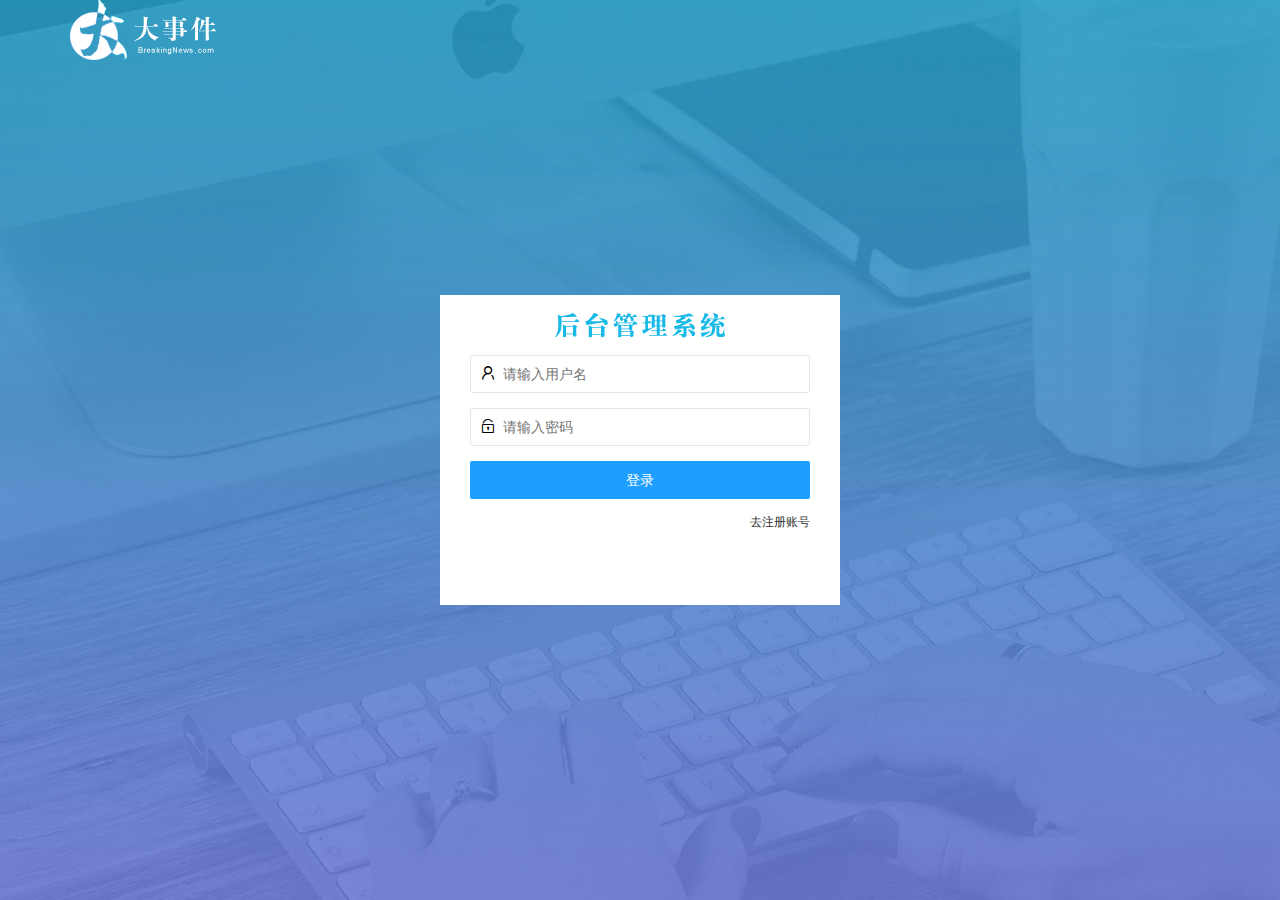
<file: login.html>
<!DOCTYPE html>
<html lang="en">

<head>
    <meta charset="UTF-8">
    <meta http-equiv="X-UA-Compatible" content="IE=edge">
    <meta name="viewport" content="width=device-width, initial-scale=1.0">
    <title>大事件-注册/登录</title>
    <link rel="stylesheet" href="./assets/css/login.css">
    <link rel="stylesheet" href="./assets/lib/layui/css/layui.css">
</head>

<body>
    <div class="layui-main">
        <img src="./assets/images/logo.png" alt="">
    </div>

    <!-- 登录注册区域 -->
    <div class="loginAndRegBox">
        <div class="title-box"></div>
        <!-- 登录的div -->
        <div class="login-box">
            <!-- 登录表单 -->
            <form class="layui-form" id="form_login">
                <!-- 用户名 -->
                <div class="layui-form-item">
                    <i class="layui-icon layui-icon-username"></i>
                    <input type="text" name="username" required lay-verify="required" placeholder="请输入用户名" autocomplete="off" class="layui-input" />
                </div>
                <!-- 密码 -->
                <div class="layui-form-item">
                    <i class="layui-icon layui-icon-password"></i>
                    <input type="password" name="password" required lay-verify="required|pwd" placeholder="请输入密码" autocomplete="off" class="layui-input" />
                </div>
                <!-- 登录按钮 -->
                <div class="layui-form-item">
                    <button class="layui-btn layui-btn-fluid  layui-btn-normal" lay-submit>登录</button>
                </div>
                <div class="layui-form-item links">
                    <a href="javascript:;" id="link-reg">去注册账号</a>
                </div>
            </form>
        </div>
        <!-- 注册的div -->
        <div class="reg-box">
            <!-- 注册表单 -->
            <form class="layui-form" id="form_reg">
                <!-- 用户名 -->
                <div class="layui-form-item">
                    <i class="layui-icon layui-icon-username"></i>
                    <input type="text" name="username" required lay-verify="required" placeholder="请输入用户名" autocomplete="off" class="layui-input" />
                </div>
                <!-- 密码 -->
                <div class="layui-form-item">
                    <i class="layui-icon layui-icon-password"></i>
                    <input type="password" name="password" required lay-verify="required|pwd" placeholder="请输入密码" autocomplete="off" class="layui-input" />
                </div>
                <!-- 再次确认密码 -->
                <div class="layui-form-item">
                    <i class="layui-icon layui-icon-password"></i>
                    <input type="password" name="repassword" required lay-verify="required|pwd|repwd" placeholder="请再次确定密码" autocomplete="off" class="layui-input" />
                </div>
                <!-- 注册按钮 -->
                <div class="layui-form-item">
                    <button class="layui-btn layui-btn-fluid  layui-btn-normal" lay-submit>注册</button>
                </div>
                <div class="layui-form-item links">
                    <a href="javascript:;" id="link-login">去登陆</a>
                </div>
            </form>
        </div>
    </div>

    <script src="/assets/lib/layui/layui.all.js"></script>
    <script src="/assets/lib/jquery.js"></script>
    <script src="/assets/js/baseAPI.js"></script>
    <script src="/assets/js/login.js"></script>
</body>

</html>
</file>
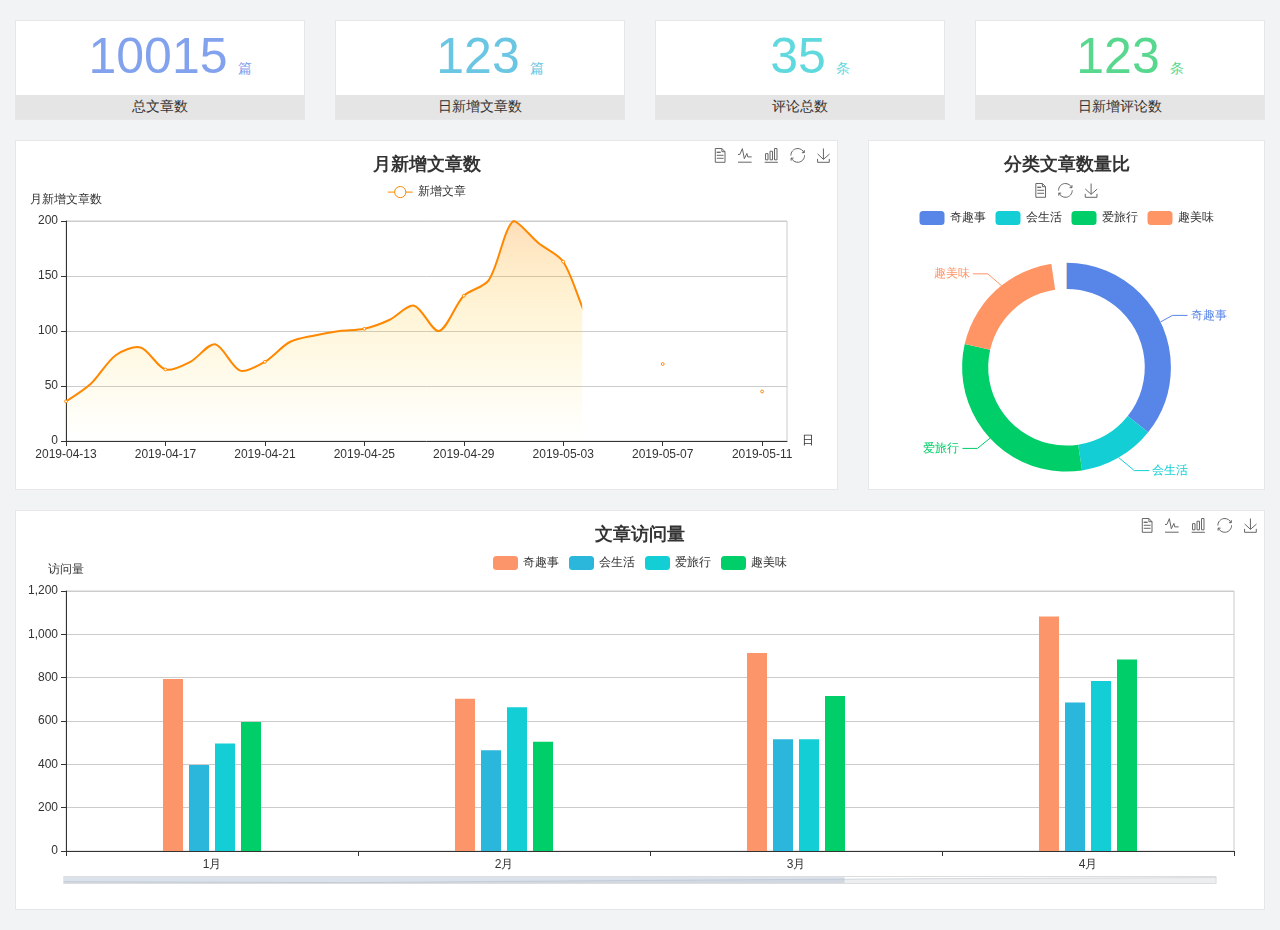
<file: home/dashboard.html>
<!DOCTYPE html>
<html lang="en">

<head>
  <meta charset="UTF-8">
  <meta name="viewport" content="width=device-width, initial-scale=1.0">
  <meta http-equiv="X-UA-Compatible" content="ie=edge">
  <title>图表统计</title>
  <link rel="stylesheet" href="../../assets/lib/bootstrap.css" />
  <link rel="stylesheet" href="../../assets/lib/main.css" />
  <script src="../../assets/lib/jquery.js"></script>
  <script type="text/javascript" src="../../assets/lib/echarts.min.js"></script>
</head>

<body>
  <div class="container-fluid">
    <div class="row spannel_list">
      <div class="col-sm-3 col-xs-6">
        <div class="spannel">
          <em>10015</em><span>篇</span>
          <b>总文章数</b>
        </div>
      </div>
      <div class="col-sm-3 col-xs-6">
        <div class="spannel scolor01">
          <em>123</em><span>篇</span>
          <b>日新增文章数</b>
        </div>
      </div>
      <div class="col-sm-3 col-xs-6">
        <div class="spannel scolor02">
          <em>35</em><span>条</span>
          <b>评论总数</b>
        </div>
      </div>
      <div class="col-sm-3 col-xs-6">
        <div class="spannel scolor03">
          <em>123</em><span>条</span>
          <b>日新增评论数</b>
        </div>
      </div>
    </div>
  </div>

  <div class="container-fluid">
    <div class="row curve-pie">
      <div class="col-lg-8 col-md-8">
        <div class="gragh_pannel" id="curve_show"></div>
      </div>
      <div class="col-lg-4 col-md-4">
        <div class="gragh_pannel" id="pie_show"></div>
      </div>
    </div>
  </div>

  <div class="container-fluid">
    <div class="column_pannel" id="column_show"></div>
  </div>

  <script>
    var oChart = echarts.init(document.getElementById('curve_show'));
    var aList_all = [
      { 'count': 36, 'date': '2019-04-13' },
      { 'count': 52, 'date': '2019-04-14' },
      { 'count': 78, 'date': '2019-04-15' },
      { 'count': 85, 'date': '2019-04-16' },
      { 'count': 65, 'date': '2019-04-17' },
      { 'count': 72, 'date': '2019-04-18' },
      { 'count': 88, 'date': '2019-04-19' },
      { 'count': 64, 'date': '2019-04-20' },
      { 'count': 72, 'date': '2019-04-21' },
      { 'count': 90, 'date': '2019-04-22' },
      { 'count': 96, 'date': '2019-04-23' },
      { 'count': 100, 'date': '2019-04-24' },
      { 'count': 102, 'date': '2019-04-25' },
      { 'count': 110, 'date': '2019-04-26' },
      { 'count': 123, 'date': '2019-04-27' },
      { 'count': 100, 'date': '2019-04-28' },
      { 'count': 132, 'date': '2019-04-29' },
      { 'count': 146, 'date': '2019-04-30' },
      { 'count': 200, 'date': '2019-05-01' },
      { 'count': 180, 'date': '2019-05-02' },
      { 'count': 163, 'date': '2019-05-03' },
      { 'count': 110, 'date': '2019-05-04' },
      { 'count': 80, 'date': '2019-05-05' },
      { 'count': 82, 'date': '2019-05-06' },
      { 'count': 70, 'date': '2019-05-07' },
      { 'count': 65, 'date': '2019-05-08' },
      { 'count': 54, 'date': '2019-05-09' },
      { 'count': 40, 'date': '2019-05-10' },
      { 'count': 45, 'date': '2019-05-11' },
      { 'count': 38, 'date': '2019-05-12' },
    ];

    let aCount = [];
    let aDate = [];

    for (var i = 0; i < aList_all.length; i++) {
      aCount.push(aList_all[i].count);
      aDate.push(aList_all[i].date);
    }

    var chartopt = {
      title: {
        text: '月新增文章数',
        left: 'center',
        top: '10'
      },
      tooltip: {
        trigger: 'axis'
      },
      legend: {
        data: ['新增文章'],
        top: '40'
      },
      toolbox: {
        show: true,
        feature: {
          mark: { show: true },
          dataView: { show: true, readOnly: false },
          magicType: { show: true, type: ['line', 'bar'] },
          restore: { show: true },
          saveAsImage: { show: true }
        }
      },
      calculable: true,
      xAxis: [
        {
          name: '日',
          type: 'category',
          boundaryGap: false,
          data: aDate
        }
      ],
      yAxis: [
        {
          name: '月新增文章数',
          type: 'value'
        }
      ],
      series: [
        {
          name: '新增文章',
          type: 'line',
          smooth: true,
          itemStyle: { normal: { areaStyle: { type: 'default' }, color: '#f80' }, lineStyle: { color: '#f80' } },
          data: aCount
        }],
      areaStyle: {
        normal: {
          color: new echarts.graphic.LinearGradient(0, 0, 0, 1, [{
            offset: 0,
            color: 'rgba(255,136,0,0.39)'
          }, {
            offset: .34,
            color: 'rgba(255,180,0,0.25)'
          }, {
            offset: 1,
            color: 'rgba(255,222,0,0.00)'
          }])

        }
      },
      grid: {
        show: true,
        x: 50,
        x2: 50,
        y: 80,
        height: 220
      }
    };

    oChart.setOption(chartopt);


    var oPie = echarts.init(document.getElementById('pie_show'));
    var oPieopt =
    {
      title: {
        top: 10,
        text: '分类文章数量比',
        x: 'center'
      },
      tooltip: {
        trigger: 'item',
        formatter: "{a} <br/>{b} : {c} ({d}%)"
      },
      color: ['#5885e8', '#13cfd5', '#00ce68', '#ff9565'],
      legend: {
        x: 'center',
        top: 65,
        data: ['奇趣事', '会生活', '爱旅行', '趣美味']
      },
      toolbox: {
        show: true,
        x: 'center',
        top: 35,
        feature: {
          mark: { show: true },
          dataView: { show: true, readOnly: false },
          magicType: {
            show: true,
            type: ['pie', 'funnel'],
            option: {
              funnel: {
                x: '25%',
                width: '50%',
                funnelAlign: 'left',
                max: 1548
              }
            }
          },
          restore: { show: true },
          saveAsImage: { show: true }
        }
      },
      calculable: true,
      series: [
        {
          name: '访问来源',
          type: 'pie',
          radius: ['45%', '60%'],
          center: ['50%', '65%'],
          data: [
            { value: 300, name: '奇趣事' },
            { value: 100, name: '会生活' },
            { value: 260, name: '爱旅行' },
            { value: 180, name: '趣美味' }
          ]
        }
      ]
    };
    oPie.setOption(oPieopt);



    var oColumn = this.echarts.init(document.getElementById('column_show'));
    var oColumnopt =
    {
      title: {
        text: '文章访问量',
        left: 'center',
        top: '10'
      },
      tooltip: {
        trigger: 'axis'
      },
      legend: {
        data: ['奇趣事', '会生活', '爱旅行', '趣美味'],
        top: '40'
      },
      toolbox: {
        show: true,
        feature: {
          mark: { show: true },
          dataView: { show: true, readOnly: false },
          magicType: { show: true, type: ['line', 'bar'] },
          restore: { show: true },
          saveAsImage: { show: true }
        }
      },
      calculable: true,
      xAxis: [
        {
          type: 'category',
          data: ['1月', '2月', '3月', '4月', '5月']
        }
      ],
      yAxis: [
        {
          name: '访问量',
          type: 'value'
        }
      ],
      series: [
        {
          name: '奇趣事',
          type: 'bar',
          barWidth: 20,
          itemStyle: {
            normal: { areaStyle: { type: 'default' }, color: '#fd956a' }
          },
          data: [800, 708, 920, 1090, 1200]
        },
        {
          name: '会生活',
          type: 'bar',
          barWidth: 20,
          itemStyle: {
            normal: { areaStyle: { type: 'default' }, color: '#2bb6db' }
          },
          data: [400, 468, 520, 690, 800]
        },
        {
          name: '爱旅行',
          type: 'bar',
          barWidth: 20,
          itemStyle: {
            normal: { areaStyle: { type: 'default' }, color: '#13cfd5' }
          },
          data: [500, 668, 520, 790, 900]
        },
        {
          name: '趣美味',
          type: 'bar',
          barWidth: 20,
          itemStyle: {
            normal: { areaStyle: { type: 'default' }, color: '#00ce68' }
          },
          data: [600, 508, 720, 890, 1000]
        }
      ],
      grid: {
        show: true,
        x: 50,
        x2: 30,
        y: 80,
        height: 260
      },
      dataZoom: [//给x轴设置滚动条
        {
          start: 0,//默认为0
          end: 100 - 1000 / 31,//默认为100
          type: 'slider',
          show: true,
          xAxisIndex: [0],
          handleSize: 0,//滑动条的 左右2个滑动条的大小
          height: 8,//组件高度
          left: 45, //左边的距离
          right: 50,//右边的距离
          bottom: 26,//右边的距离
          handleColor: '#ddd',//h滑动图标的颜色
          handleStyle: {
            borderColor: "#cacaca",
            borderWidth: "1",
            shadowBlur: 2,
            background: "#ddd",
            shadowColor: "#ddd",
          }
        }]
    };
    oColumn.setOption(oColumnopt);
  </script>
</body>

</html>
</file>
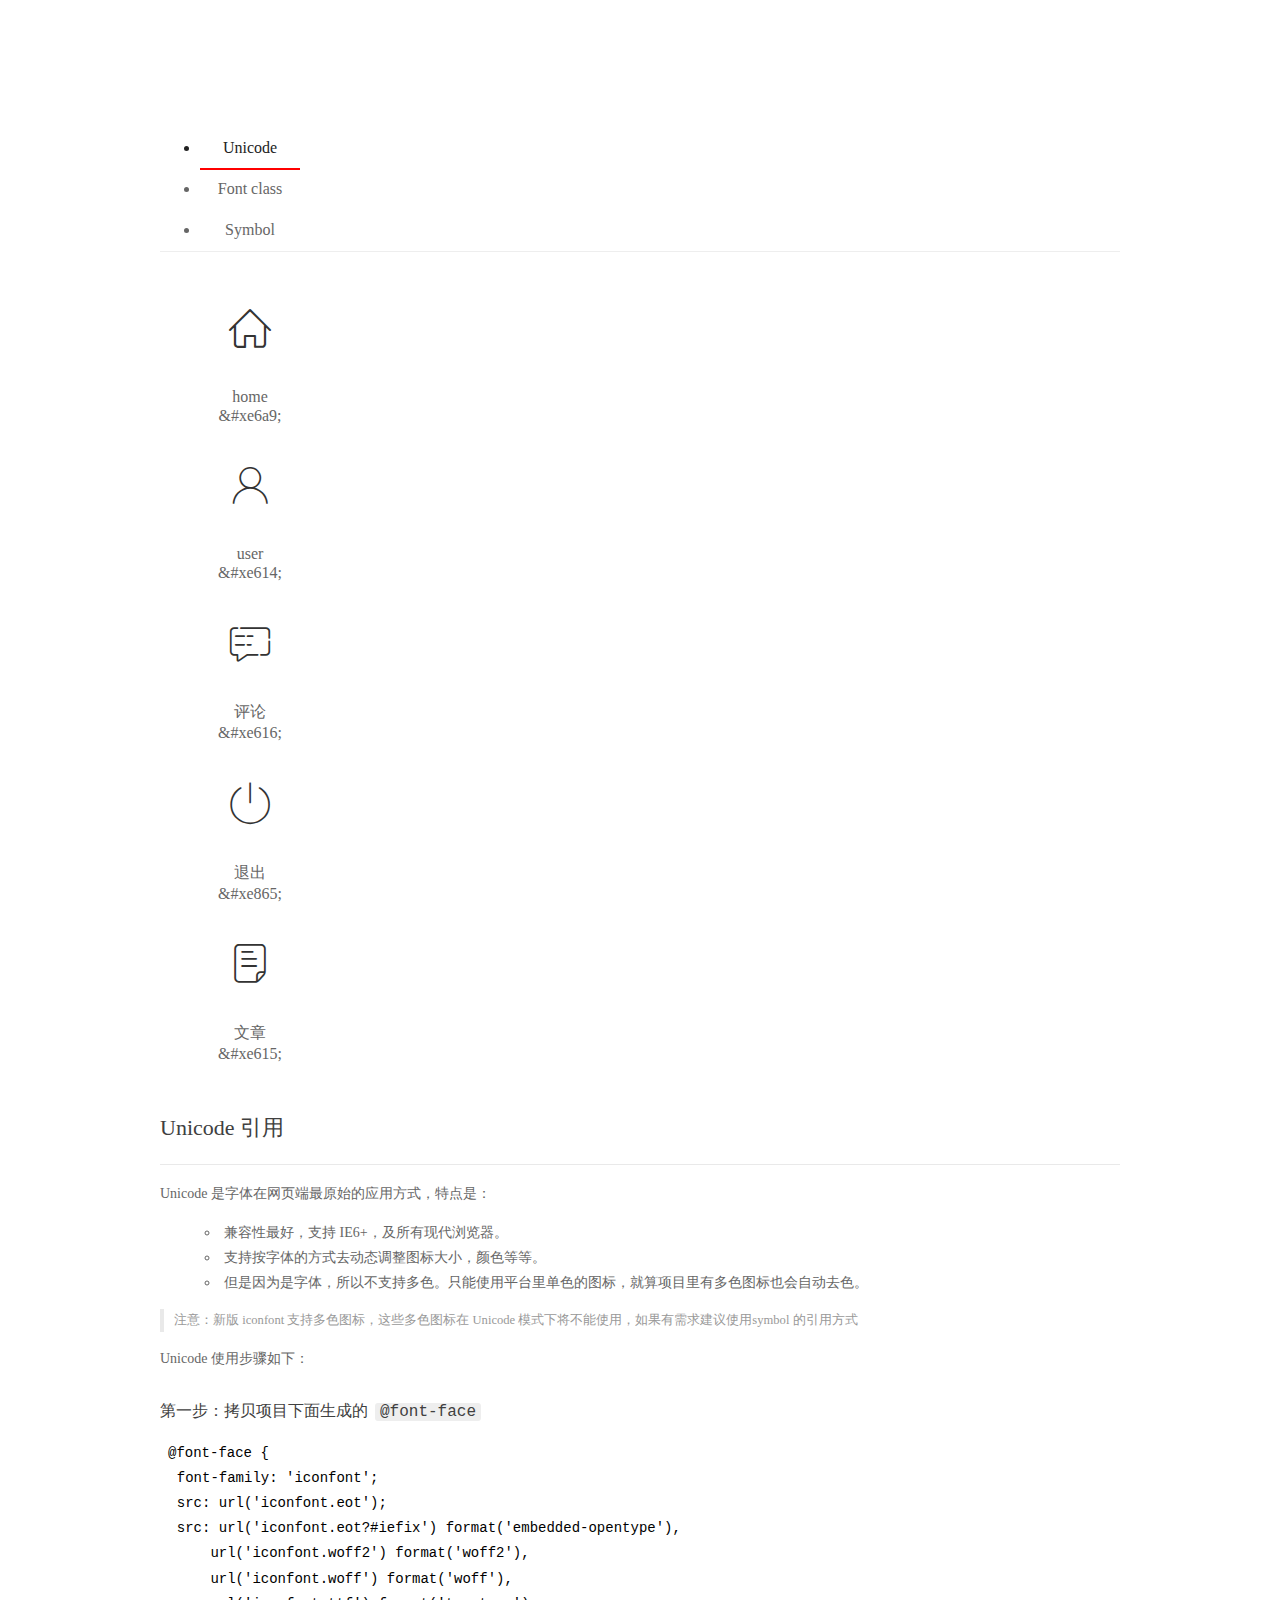
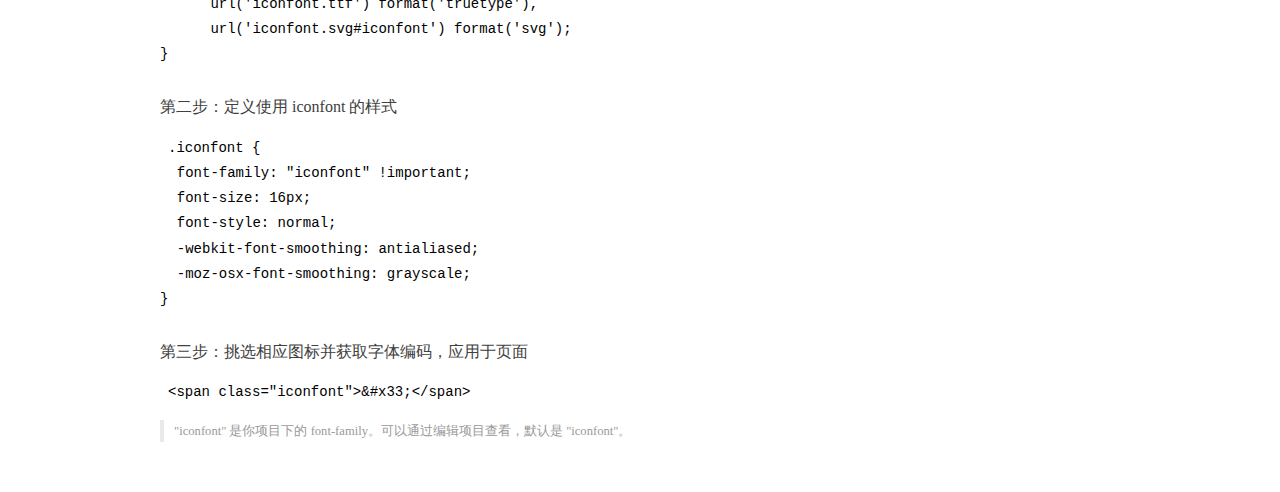
<file: assets/fonts/demo_index.html>
<!DOCTYPE html>
<html>
<head>
  <meta charset="utf-8"/>
  <title>IconFont Demo</title>
  <link rel="shortcut icon" href="https://gtms04.alicdn.com/tps/i4/TB1_oz6GVXXXXaFXpXXJDFnIXXX-64-64.ico" type="image/x-icon"/>
  <link rel="stylesheet" href="https://g.alicdn.com/thx/cube/1.3.2/cube.min.css">
  <link rel="stylesheet" href="demo.css">
  <link rel="stylesheet" href="iconfont.css">
  <script src="iconfont.js"></script>
  <!-- jQuery -->
  <script src="https://a1.alicdn.com/oss/uploads/2018/12/26/7bfddb60-08e8-11e9-9b04-53e73bb6408b.js"></script>
  <!-- 代码高亮 -->
  <script src="https://a1.alicdn.com/oss/uploads/2018/12/26/a3f714d0-08e6-11e9-8a15-ebf944d7534c.js"></script>
</head>
<body>
  <div class="main">
    <h1 class="logo"><a href="https://www.iconfont.cn/" title="iconfont 首页" target="_blank">&#xe86b;</a></h1>
    <div class="nav-tabs">
      <ul id="tabs" class="dib-box">
        <li class="dib active"><span>Unicode</span></li>
        <li class="dib"><span>Font class</span></li>
        <li class="dib"><span>Symbol</span></li>
      </ul>
      
    </div>
    <div class="tab-container">
      <div class="content unicode" style="display: block;">
          <ul class="icon_lists dib-box">
          
            <li class="dib">
              <span class="icon iconfont">&#xe6a9;</span>
                <div class="name">home</div>
                <div class="code-name">&amp;#xe6a9;</div>
              </li>
          
            <li class="dib">
              <span class="icon iconfont">&#xe614;</span>
                <div class="name">user</div>
                <div class="code-name">&amp;#xe614;</div>
              </li>
          
            <li class="dib">
              <span class="icon iconfont">&#xe616;</span>
                <div class="name">评论</div>
                <div class="code-name">&amp;#xe616;</div>
              </li>
          
            <li class="dib">
              <span class="icon iconfont">&#xe865;</span>
                <div class="name">退出</div>
                <div class="code-name">&amp;#xe865;</div>
              </li>
          
            <li class="dib">
              <span class="icon iconfont">&#xe615;</span>
                <div class="name">文章</div>
                <div class="code-name">&amp;#xe615;</div>
              </li>
          
          </ul>
          <div class="article markdown">
          <h2 id="unicode-">Unicode 引用</h2>
          <hr>

          <p>Unicode 是字体在网页端最原始的应用方式，特点是：</p>
          <ul>
            <li>兼容性最好，支持 IE6+，及所有现代浏览器。</li>
            <li>支持按字体的方式去动态调整图标大小，颜色等等。</li>
            <li>但是因为是字体，所以不支持多色。只能使用平台里单色的图标，就算项目里有多色图标也会自动去色。</li>
          </ul>
          <blockquote>
            <p>注意：新版 iconfont 支持多色图标，这些多色图标在 Unicode 模式下将不能使用，如果有需求建议使用symbol 的引用方式</p>
          </blockquote>
          <p>Unicode 使用步骤如下：</p>
          <h3 id="-font-face">第一步：拷贝项目下面生成的 <code>@font-face</code></h3>
<pre><code class="language-css"
>@font-face {
  font-family: 'iconfont';
  src: url('iconfont.eot');
  src: url('iconfont.eot?#iefix') format('embedded-opentype'),
      url('iconfont.woff2') format('woff2'),
      url('iconfont.woff') format('woff'),
      url('iconfont.ttf') format('truetype'),
      url('iconfont.svg#iconfont') format('svg');
}
</code></pre>
          <h3 id="-iconfont-">第二步：定义使用 iconfont 的样式</h3>
<pre><code class="language-css"
>.iconfont {
  font-family: "iconfont" !important;
  font-size: 16px;
  font-style: normal;
  -webkit-font-smoothing: antialiased;
  -moz-osx-font-smoothing: grayscale;
}
</code></pre>
          <h3 id="-">第三步：挑选相应图标并获取字体编码，应用于页面</h3>
<pre>
<code class="language-html"
>&lt;span class="iconfont"&gt;&amp;#x33;&lt;/span&gt;
</code></pre>
          <blockquote>
            <p>"iconfont" 是你项目下的 font-family。可以通过编辑项目查看，默认是 "iconfont"。</p>
          </blockquote>
          </div>
      </div>
      <div class="content font-class">
        <ul class="icon_lists dib-box">
          
          <li class="dib">
            <span class="icon iconfont icon-home"></span>
            <div class="name">
              home
            </div>
            <div class="code-name">.icon-home
            </div>
          </li>
          
          <li class="dib">
            <span class="icon iconfont icon-user"></span>
            <div class="name">
              user
            </div>
            <div class="code-name">.icon-user
            </div>
          </li>
          
          <li class="dib">
            <span class="icon iconfont icon-pinglun"></span>
            <div class="name">
              评论
            </div>
            <div class="code-name">.icon-pinglun
            </div>
          </li>
          
          <li class="dib">
            <span class="icon iconfont icon-tuichu"></span>
            <div class="name">
              退出
            </div>
            <div class="code-name">.icon-tuichu
            </div>
          </li>
          
          <li class="dib">
            <span class="icon iconfont icon-16"></span>
            <div class="name">
              文章
            </div>
            <div class="code-name">.icon-16
            </div>
          </li>
          
        </ul>
        <div class="article markdown">
        <h2 id="font-class-">font-class 引用</h2>
        <hr>

        <p>font-class 是 Unicode 使用方式的一种变种，主要是解决 Unicode 书写不直观，语意不明确的问题。</p>
        <p>与 Unicode 使用方式相比，具有如下特点：</p>
        <ul>
          <li>兼容性良好，支持 IE8+，及所有现代浏览器。</li>
          <li>相比于 Unicode 语意明确，书写更直观。可以很容易分辨这个 icon 是什么。</li>
          <li>因为使用 class 来定义图标，所以当要替换图标时，只需要修改 class 里面的 Unicode 引用。</li>
          <li>不过因为本质上还是使用的字体，所以多色图标还是不支持的。</li>
        </ul>
        <p>使用步骤如下：</p>
        <h3 id="-fontclass-">第一步：引入项目下面生成的 fontclass 代码：</h3>
<pre><code class="language-html">&lt;link rel="stylesheet" href="./iconfont.css"&gt;
</code></pre>
        <h3 id="-">第二步：挑选相应图标并获取类名，应用于页面：</h3>
<pre><code class="language-html">&lt;span class="iconfont icon-xxx"&gt;&lt;/span&gt;
</code></pre>
        <blockquote>
          <p>"
            iconfont" 是你项目下的 font-family。可以通过编辑项目查看，默认是 "iconfont"。</p>
        </blockquote>
      </div>
      </div>
      <div class="content symbol">
          <ul class="icon_lists dib-box">
          
            <li class="dib">
                <svg class="icon svg-icon" aria-hidden="true">
                  <use xlink:href="#icon-home"></use>
                </svg>
                <div class="name">home</div>
                <div class="code-name">#icon-home</div>
            </li>
          
            <li class="dib">
                <svg class="icon svg-icon" aria-hidden="true">
                  <use xlink:href="#icon-user"></use>
                </svg>
                <div class="name">user</div>
                <div class="code-name">#icon-user</div>
            </li>
          
            <li class="dib">
                <svg class="icon svg-icon" aria-hidden="true">
                  <use xlink:href="#icon-pinglun"></use>
                </svg>
                <div class="name">评论</div>
                <div class="code-name">#icon-pinglun</div>
            </li>
          
            <li class="dib">
                <svg class="icon svg-icon" aria-hidden="true">
                  <use xlink:href="#icon-tuichu"></use>
                </svg>
                <div class="name">退出</div>
                <div class="code-name">#icon-tuichu</div>
            </li>
          
            <li class="dib">
                <svg class="icon svg-icon" aria-hidden="true">
                  <use xlink:href="#icon-16"></use>
                </svg>
                <div class="name">文章</div>
                <div class="code-name">#icon-16</div>
            </li>
          
          </ul>
          <div class="article markdown">
          <h2 id="symbol-">Symbol 引用</h2>
          <hr>

          <p>这是一种全新的使用方式，应该说这才是未来的主流，也是平台目前推荐的用法。相关介绍可以参考这篇<a href="">文章</a>
            这种用法其实是做了一个 SVG 的集合，与另外两种相比具有如下特点：</p>
          <ul>
            <li>支持多色图标了，不再受单色限制。</li>
            <li>通过一些技巧，支持像字体那样，通过 <code>font-size</code>, <code>color</code> 来调整样式。</li>
            <li>兼容性较差，支持 IE9+，及现代浏览器。</li>
            <li>浏览器渲染 SVG 的性能一般，还不如 png。</li>
          </ul>
          <p>使用步骤如下：</p>
          <h3 id="-symbol-">第一步：引入项目下面生成的 symbol 代码：</h3>
<pre><code class="language-html">&lt;script src="./iconfont.js"&gt;&lt;/script&gt;
</code></pre>
          <h3 id="-css-">第二步：加入通用 CSS 代码（引入一次就行）：</h3>
<pre><code class="language-html">&lt;style&gt;
.icon {
  width: 1em;
  height: 1em;
  vertical-align: -0.15em;
  fill: currentColor;
  overflow: hidden;
}
&lt;/style&gt;
</code></pre>
          <h3 id="-">第三步：挑选相应图标并获取类名，应用于页面：</h3>
<pre><code class="language-html">&lt;svg class="icon" aria-hidden="true"&gt;
  &lt;use xlink:href="#icon-xxx"&gt;&lt;/use&gt;
&lt;/svg&gt;
</code></pre>
          </div>
      </div>

    </div>
  </div>
  <script>
  $(document).ready(function () {
      $('.tab-container .content:first').show()

      $('#tabs li').click(function (e) {
        var tabContent = $('.tab-container .content')
        var index = $(this).index()

        if ($(this).hasClass('active')) {
          return
        } else {
          $('#tabs li').removeClass('active')
          $(this).addClass('active')

          tabContent.hide().eq(index).fadeIn()
        }
      })
    })
  </script>
</body>
</html>
</file>
<file: assets/css/login.css>
html,
body {
    margin: 0;
    padding: 0;
    width: 100%;
    height: 100%;
    background: url(../images/login_bg.jpg) no-repeat center;
    background-size: cover;
}

.loginAndRegBox {
    position: absolute;
    top: 50%;
    left: 50%;
    transform: translate(-50%, -50%);
    width: 400px;
    height: 310px;
    background-color: #fff;
}

.title-box {
    height: 60px;
    background: url(../images/login_title.png) no-repeat center;
}

.reg-box {
    display: none;
}

.layui-form {
    padding: 0 30px;
}

.links {
    display: flex;
    justify-content: end;
}

.links a {
    font-size: 12px;
}

.layui-form-item {
    position: relative;
}

.layui-icon {
    position: absolute;
    top: 10px;
    left: 10px;
}

.layui-form-item .layui-input {
    padding-left: 32px;
}
</file>
<file: assets/lib/layui/css/layui.css>
/** layui-v2.5.5 MIT License By https://www.layui.com */
 .layui-inline,img{display:inline-block;vertical-align:middle}h1,h2,h3,h4,h5,h6{font-weight:400}.layui-edge,.layui-header,.layui-inline,.layui-main{position:relative}.layui-body,.layui-edge,.layui-elip{overflow:hidden}.layui-btn,.layui-edge,.layui-inline,img{vertical-align:middle}.layui-btn,.layui-disabled,.layui-icon,.layui-unselect{-moz-user-select:none;-webkit-user-select:none;-ms-user-select:none}.layui-elip,.layui-form-checkbox span,.layui-form-pane .layui-form-label{text-overflow:ellipsis;white-space:nowrap}.layui-breadcrumb,.layui-tree-btnGroup{visibility:hidden}blockquote,body,button,dd,div,dl,dt,form,h1,h2,h3,h4,h5,h6,input,li,ol,p,pre,td,textarea,th,ul{margin:0;padding:0;-webkit-tap-highlight-color:rgba(0,0,0,0)}a:active,a:hover{outline:0}img{border:none}li{list-style:none}table{border-collapse:collapse;border-spacing:0}h4,h5,h6{font-size:100%}button,input,optgroup,option,select,textarea{font-family:inherit;font-size:inherit;font-style:inherit;font-weight:inherit;outline:0}pre{white-space:pre-wrap;white-space:-moz-pre-wrap;white-space:-pre-wrap;white-space:-o-pre-wrap;word-wrap:break-word}body{line-height:24px;font:14px Helvetica Neue,Helvetica,PingFang SC,Tahoma,Arial,sans-serif}hr{height:1px;margin:10px 0;border:0;clear:both}a{color:#333;text-decoration:none}a:hover{color:#777}a cite{font-style:normal;*cursor:pointer}.layui-border-box,.layui-border-box *{box-sizing:border-box}.layui-box,.layui-box *{box-sizing:content-box}.layui-clear{clear:both;*zoom:1}.layui-clear:after{content:'\20';clear:both;*zoom:1;display:block;height:0}.layui-inline{*display:inline;*zoom:1}.layui-edge{display:inline-block;width:0;height:0;border-width:6px;border-style:dashed;border-color:transparent}.layui-edge-top{top:-4px;border-bottom-color:#999;border-bottom-style:solid}.layui-edge-right{border-left-color:#999;border-left-style:solid}.layui-edge-bottom{top:2px;border-top-color:#999;border-top-style:solid}.layui-edge-left{border-right-color:#999;border-right-style:solid}.layui-disabled,.layui-disabled:hover{color:#d2d2d2!important;cursor:not-allowed!important}.layui-circle{border-radius:100%}.layui-show{display:block!important}.layui-hide{display:none!important}@font-face{font-family:layui-icon;src:url(../font/iconfont.eot?v=250);src:url(../font/iconfont.eot?v=250#iefix) format('embedded-opentype'),url(../font/iconfont.woff2?v=250) format('woff2'),url(../font/iconfont.woff?v=250) format('woff'),url(../font/iconfont.ttf?v=250) format('truetype'),url(../font/iconfont.svg?v=250#layui-icon) format('svg')}.layui-icon{font-family:layui-icon!important;font-size:16px;font-style:normal;-webkit-font-smoothing:antialiased;-moz-osx-font-smoothing:grayscale}.layui-icon-reply-fill:before{content:"\e611"}.layui-icon-set-fill:before{content:"\e614"}.layui-icon-menu-fill:before{content:"\e60f"}.layui-icon-search:before{content:"\e615"}.layui-icon-share:before{content:"\e641"}.layui-icon-set-sm:before{content:"\e620"}.layui-icon-engine:before{content:"\e628"}.layui-icon-close:before{content:"\1006"}.layui-icon-close-fill:before{content:"\1007"}.layui-icon-chart-screen:before{content:"\e629"}.layui-icon-star:before{content:"\e600"}.layui-icon-circle-dot:before{content:"\e617"}.layui-icon-chat:before{content:"\e606"}.layui-icon-release:before{content:"\e609"}.layui-icon-list:before{content:"\e60a"}.layui-icon-chart:before{content:"\e62c"}.layui-icon-ok-circle:before{content:"\1005"}.layui-icon-layim-theme:before{content:"\e61b"}.layui-icon-table:before{content:"\e62d"}.layui-icon-right:before{content:"\e602"}.layui-icon-left:before{content:"\e603"}.layui-icon-cart-simple:before{content:"\e698"}.layui-icon-face-cry:before{content:"\e69c"}.layui-icon-face-smile:before{content:"\e6af"}.layui-icon-survey:before{content:"\e6b2"}.layui-icon-tree:before{content:"\e62e"}.layui-icon-upload-circle:before{content:"\e62f"}.layui-icon-add-circle:before{content:"\e61f"}.layui-icon-download-circle:before{content:"\e601"}.layui-icon-templeate-1:before{content:"\e630"}.layui-icon-util:before{content:"\e631"}.layui-icon-face-surprised:before{content:"\e664"}.layui-icon-edit:before{content:"\e642"}.layui-icon-speaker:before{content:"\e645"}.layui-icon-down:before{content:"\e61a"}.layui-icon-file:before{content:"\e621"}.layui-icon-layouts:before{content:"\e632"}.layui-icon-rate-half:before{content:"\e6c9"}.layui-icon-add-circle-fine:before{content:"\e608"}.layui-icon-prev-circle:before{content:"\e633"}.layui-icon-read:before{content:"\e705"}.layui-icon-404:before{content:"\e61c"}.layui-icon-carousel:before{content:"\e634"}.layui-icon-help:before{content:"\e607"}.layui-icon-code-circle:before{content:"\e635"}.layui-icon-water:before{content:"\e636"}.layui-icon-username:before{content:"\e66f"}.layui-icon-find-fill:before{content:"\e670"}.layui-icon-about:before{content:"\e60b"}.layui-icon-location:before{content:"\e715"}.layui-icon-up:before{content:"\e619"}.layui-icon-pause:before{content:"\e651"}.layui-icon-date:before{content:"\e637"}.layui-icon-layim-uploadfile:before{content:"\e61d"}.layui-icon-delete:before{content:"\e640"}.layui-icon-play:before{content:"\e652"}.layui-icon-top:before{content:"\e604"}.layui-icon-friends:before{content:"\e612"}.layui-icon-refresh-3:before{content:"\e9aa"}.layui-icon-ok:before{content:"\e605"}.layui-icon-layer:before{content:"\e638"}.layui-icon-face-smile-fine:before{content:"\e60c"}.layui-icon-dollar:before{content:"\e659"}.layui-icon-group:before{content:"\e613"}.layui-icon-layim-download:before{content:"\e61e"}.layui-icon-picture-fine:before{content:"\e60d"}.layui-icon-link:before{content:"\e64c"}.layui-icon-diamond:before{content:"\e735"}.layui-icon-log:before{content:"\e60e"}.layui-icon-rate-solid:before{content:"\e67a"}.layui-icon-fonts-del:before{content:"\e64f"}.layui-icon-unlink:before{content:"\e64d"}.layui-icon-fonts-clear:before{content:"\e639"}.layui-icon-triangle-r:before{content:"\e623"}.layui-icon-circle:before{content:"\e63f"}.layui-icon-radio:before{content:"\e643"}.layui-icon-align-center:before{content:"\e647"}.layui-icon-align-right:before{content:"\e648"}.layui-icon-align-left:before{content:"\e649"}.layui-icon-loading-1:before{content:"\e63e"}.layui-icon-return:before{content:"\e65c"}.layui-icon-fonts-strong:before{content:"\e62b"}.layui-icon-upload:before{content:"\e67c"}.layui-icon-dialogue:before{content:"\e63a"}.layui-icon-video:before{content:"\e6ed"}.layui-icon-headset:before{content:"\e6fc"}.layui-icon-cellphone-fine:before{content:"\e63b"}.layui-icon-add-1:before{content:"\e654"}.layui-icon-face-smile-b:before{content:"\e650"}.layui-icon-fonts-html:before{content:"\e64b"}.layui-icon-form:before{content:"\e63c"}.layui-icon-cart:before{content:"\e657"}.layui-icon-camera-fill:before{content:"\e65d"}.layui-icon-tabs:before{content:"\e62a"}.layui-icon-fonts-code:before{content:"\e64e"}.layui-icon-fire:before{content:"\e756"}.layui-icon-set:before{content:"\e716"}.layui-icon-fonts-u:before{content:"\e646"}.layui-icon-triangle-d:before{content:"\e625"}.layui-icon-tips:before{content:"\e702"}.layui-icon-picture:before{content:"\e64a"}.layui-icon-more-vertical:before{content:"\e671"}.layui-icon-flag:before{content:"\e66c"}.layui-icon-loading:before{content:"\e63d"}.layui-icon-fonts-i:before{content:"\e644"}.layui-icon-refresh-1:before{content:"\e666"}.layui-icon-rmb:before{content:"\e65e"}.layui-icon-home:before{content:"\e68e"}.layui-icon-user:before{content:"\e770"}.layui-icon-notice:before{content:"\e667"}.layui-icon-login-weibo:before{content:"\e675"}.layui-icon-voice:before{content:"\e688"}.layui-icon-upload-drag:before{content:"\e681"}.layui-icon-login-qq:before{content:"\e676"}.layui-icon-snowflake:before{content:"\e6b1"}.layui-icon-file-b:before{content:"\e655"}.layui-icon-template:before{content:"\e663"}.layui-icon-auz:before{content:"\e672"}.layui-icon-console:before{content:"\e665"}.layui-icon-app:before{content:"\e653"}.layui-icon-prev:before{content:"\e65a"}.layui-icon-website:before{content:"\e7ae"}.layui-icon-next:before{content:"\e65b"}.layui-icon-component:before{content:"\e857"}.layui-icon-more:before{content:"\e65f"}.layui-icon-login-wechat:before{content:"\e677"}.layui-icon-shrink-right:before{content:"\e668"}.layui-icon-spread-left:before{content:"\e66b"}.layui-icon-camera:before{content:"\e660"}.layui-icon-note:before{content:"\e66e"}.layui-icon-refresh:before{content:"\e669"}.layui-icon-female:before{content:"\e661"}.layui-icon-male:before{content:"\e662"}.layui-icon-password:before{content:"\e673"}.layui-icon-senior:before{content:"\e674"}.layui-icon-theme:before{content:"\e66a"}.layui-icon-tread:before{content:"\e6c5"}.layui-icon-praise:before{content:"\e6c6"}.layui-icon-star-fill:before{content:"\e658"}.layui-icon-rate:before{content:"\e67b"}.layui-icon-template-1:before{content:"\e656"}.layui-icon-vercode:before{content:"\e679"}.layui-icon-cellphone:before{content:"\e678"}.layui-icon-screen-full:before{content:"\e622"}.layui-icon-screen-restore:before{content:"\e758"}.layui-icon-cols:before{content:"\e610"}.layui-icon-export:before{content:"\e67d"}.layui-icon-print:before{content:"\e66d"}.layui-icon-slider:before{content:"\e714"}.layui-icon-addition:before{content:"\e624"}.layui-icon-subtraction:before{content:"\e67e"}.layui-icon-service:before{content:"\e626"}.layui-icon-transfer:before{content:"\e691"}.layui-main{width:1140px;margin:0 auto}.layui-header{z-index:1000;height:60px}.layui-header a:hover{transition:all .5s;-webkit-transition:all .5s}.layui-side{position:fixed;left:0;top:0;bottom:0;z-index:999;width:200px;overflow-x:hidden}.layui-side-scroll{position:relative;width:220px;height:100%;overflow-x:hidden}.layui-body{position:absolute;left:200px;right:0;top:0;bottom:0;z-index:998;width:auto;overflow-y:auto;box-sizing:border-box}.layui-layout-body{overflow:hidden}.layui-layout-admin .layui-header{background-color:#23262E}.layui-layout-admin .layui-side{top:60px;width:200px;overflow-x:hidden}.layui-layout-admin .layui-body{position:fixed;top:60px;bottom:44px}.layui-layout-admin .layui-main{width:auto;margin:0 15px}.layui-layout-admin .layui-footer{position:fixed;left:200px;right:0;bottom:0;height:44px;line-height:44px;padding:0 15px;background-color:#eee}.layui-layout-admin .layui-logo{position:absolute;left:0;top:0;width:200px;height:100%;line-height:60px;text-align:center;color:#009688;font-size:16px}.layui-layout-admin .layui-header .layui-nav{background:0 0}.layui-layout-left{position:absolute!important;left:200px;top:0}.layui-layout-right{position:absolute!important;right:0;top:0}.layui-container{position:relative;margin:0 auto;padding:0 15px;box-sizing:border-box}.layui-fluid{position:relative;margin:0 auto;padding:0 15px}.layui-row:after,.layui-row:before{content:'';display:block;clear:both}.layui-col-lg1,.layui-col-lg10,.layui-col-lg11,.layui-col-lg12,.layui-col-lg2,.layui-col-lg3,.layui-col-lg4,.layui-col-lg5,.layui-col-lg6,.layui-col-lg7,.layui-col-lg8,.layui-col-lg9,.layui-col-md1,.layui-col-md10,.layui-col-md11,.layui-col-md12,.layui-col-md2,.layui-col-md3,.layui-col-md4,.layui-col-md5,.layui-col-md6,.layui-col-md7,.layui-col-md8,.layui-col-md9,.layui-col-sm1,.layui-col-sm10,.layui-col-sm11,.layui-col-sm12,.layui-col-sm2,.layui-col-sm3,.layui-col-sm4,.layui-col-sm5,.layui-col-sm6,.layui-col-sm7,.layui-col-sm8,.layui-col-sm9,.layui-col-xs1,.layui-col-xs10,.layui-col-xs11,.layui-col-xs12,.layui-col-xs2,.layui-col-xs3,.layui-col-xs4,.layui-col-xs5,.layui-col-xs6,.layui-col-xs7,.layui-col-xs8,.layui-col-xs9{position:relative;display:block;box-sizing:border-box}.layui-col-xs1,.layui-col-xs10,.layui-col-xs11,.layui-col-xs12,.layui-col-xs2,.layui-col-xs3,.layui-col-xs4,.layui-col-xs5,.layui-col-xs6,.layui-col-xs7,.layui-col-xs8,.layui-col-xs9{float:left}.layui-col-xs1{width:8.33333333%}.layui-col-xs2{width:16.66666667%}.layui-col-xs3{width:25%}.layui-col-xs4{width:33.33333333%}.layui-col-xs5{width:41.66666667%}.layui-col-xs6{width:50%}.layui-col-xs7{width:58.33333333%}.layui-col-xs8{width:66.66666667%}.layui-col-xs9{width:75%}.layui-col-xs10{width:83.33333333%}.layui-col-xs11{width:91.66666667%}.layui-col-xs12{width:100%}.layui-col-xs-offset1{margin-left:8.33333333%}.layui-col-xs-offset2{margin-left:16.66666667%}.layui-col-xs-offset3{margin-left:25%}.layui-col-xs-offset4{margin-left:33.33333333%}.layui-col-xs-offset5{margin-left:41.66666667%}.layui-col-xs-offset6{margin-left:50%}.layui-col-xs-offset7{margin-left:58.33333333%}.layui-col-xs-offset8{margin-left:66.66666667%}.layui-col-xs-offset9{margin-left:75%}.layui-col-xs-offset10{margin-left:83.33333333%}.layui-col-xs-offset11{margin-left:91.66666667%}.layui-col-xs-offset12{margin-left:100%}@media screen and (max-width:768px){.layui-hide-xs{display:none!important}.layui-show-xs-block{display:block!important}.layui-show-xs-inline{display:inline!important}.layui-show-xs-inline-block{display:inline-block!important}}@media screen and (min-width:768px){.layui-container{width:750px}.layui-hide-sm{display:none!important}.layui-show-sm-block{display:block!important}.layui-show-sm-inline{display:inline!important}.layui-show-sm-inline-block{display:inline-block!important}.layui-col-sm1,.layui-col-sm10,.layui-col-sm11,.layui-col-sm12,.layui-col-sm2,.layui-col-sm3,.layui-col-sm4,.layui-col-sm5,.layui-col-sm6,.layui-col-sm7,.layui-col-sm8,.layui-col-sm9{float:left}.layui-col-sm1{width:8.33333333%}.layui-col-sm2{width:16.66666667%}.layui-col-sm3{width:25%}.layui-col-sm4{width:33.33333333%}.layui-col-sm5{width:41.66666667%}.layui-col-sm6{width:50%}.layui-col-sm7{width:58.33333333%}.layui-col-sm8{width:66.66666667%}.layui-col-sm9{width:75%}.layui-col-sm10{width:83.33333333%}.layui-col-sm11{width:91.66666667%}.layui-col-sm12{width:100%}.layui-col-sm-offset1{margin-left:8.33333333%}.layui-col-sm-offset2{margin-left:16.66666667%}.layui-col-sm-offset3{margin-left:25%}.layui-col-sm-offset4{margin-left:33.33333333%}.layui-col-sm-offset5{margin-left:41.66666667%}.layui-col-sm-offset6{margin-left:50%}.layui-col-sm-offset7{margin-left:58.33333333%}.layui-col-sm-offset8{margin-left:66.66666667%}.layui-col-sm-offset9{margin-left:75%}.layui-col-sm-offset10{margin-left:83.33333333%}.layui-col-sm-offset11{margin-left:91.66666667%}.layui-col-sm-offset12{margin-left:100%}}@media screen and (min-width:992px){.layui-container{width:970px}.layui-hide-md{display:none!important}.layui-show-md-block{display:block!important}.layui-show-md-inline{display:inline!important}.layui-show-md-inline-block{display:inline-block!important}.layui-col-md1,.layui-col-md10,.layui-col-md11,.layui-col-md12,.layui-col-md2,.layui-col-md3,.layui-col-md4,.layui-col-md5,.layui-col-md6,.layui-col-md7,.layui-col-md8,.layui-col-md9{float:left}.layui-col-md1{width:8.33333333%}.layui-col-md2{width:16.66666667%}.layui-col-md3{width:25%}.layui-col-md4{width:33.33333333%}.layui-col-md5{width:41.66666667%}.layui-col-md6{width:50%}.layui-col-md7{width:58.33333333%}.layui-col-md8{width:66.66666667%}.layui-col-md9{width:75%}.layui-col-md10{width:83.33333333%}.layui-col-md11{width:91.66666667%}.layui-col-md12{width:100%}.layui-col-md-offset1{margin-left:8.33333333%}.layui-col-md-offset2{margin-left:16.66666667%}.layui-col-md-offset3{margin-left:25%}.layui-col-md-offset4{margin-left:33.33333333%}.layui-col-md-offset5{margin-left:41.66666667%}.layui-col-md-offset6{margin-left:50%}.layui-col-md-offset7{margin-left:58.33333333%}.layui-col-md-offset8{margin-left:66.66666667%}.layui-col-md-offset9{margin-left:75%}.layui-col-md-offset10{margin-left:83.33333333%}.layui-col-md-offset11{margin-left:91.66666667%}.layui-col-md-offset12{margin-left:100%}}@media screen and (min-width:1200px){.layui-container{width:1170px}.layui-hide-lg{display:none!important}.layui-show-lg-block{display:block!important}.layui-show-lg-inline{display:inline!important}.layui-show-lg-inline-block{display:inline-block!important}.layui-col-lg1,.layui-col-lg10,.layui-col-lg11,.layui-col-lg12,.layui-col-lg2,.layui-col-lg3,.layui-col-lg4,.layui-col-lg5,.layui-col-lg6,.layui-col-lg7,.layui-col-lg8,.layui-col-lg9{float:left}.layui-col-lg1{width:8.33333333%}.layui-col-lg2{width:16.66666667%}.layui-col-lg3{width:25%}.layui-col-lg4{width:33.33333333%}.layui-col-lg5{width:41.66666667%}.layui-col-lg6{width:50%}.layui-col-lg7{width:58.33333333%}.layui-col-lg8{width:66.66666667%}.layui-col-lg9{width:75%}.layui-col-lg10{width:83.33333333%}.layui-col-lg11{width:91.66666667%}.layui-col-lg12{width:100%}.layui-col-lg-offset1{margin-left:8.33333333%}.layui-col-lg-offset2{margin-left:16.66666667%}.layui-col-lg-offset3{margin-left:25%}.layui-col-lg-offset4{margin-left:33.33333333%}.layui-col-lg-offset5{margin-left:41.66666667%}.layui-col-lg-offset6{margin-left:50%}.layui-col-lg-offset7{margin-left:58.33333333%}.layui-col-lg-offset8{margin-left:66.66666667%}.layui-col-lg-offset9{margin-left:75%}.layui-col-lg-offset10{margin-left:83.33333333%}.layui-col-lg-offset11{margin-left:91.66666667%}.layui-col-lg-offset12{margin-left:100%}}.layui-col-space1{margin:-.5px}.layui-col-space1>*{padding:.5px}.layui-col-space3{margin:-1.5px}.layui-col-space3>*{padding:1.5px}.layui-col-space5{margin:-2.5px}.layui-col-space5>*{padding:2.5px}.layui-col-space8{margin:-3.5px}.layui-col-space8>*{padding:3.5px}.layui-col-space10{margin:-5px}.layui-col-space10>*{padding:5px}.layui-col-space12{margin:-6px}.layui-col-space12>*{padding:6px}.layui-col-space15{margin:-7.5px}.layui-col-space15>*{padding:7.5px}.layui-col-space18{margin:-9px}.layui-col-space18>*{padding:9px}.layui-col-space20{margin:-10px}.layui-col-space20>*{padding:10px}.layui-col-space22{margin:-11px}.layui-col-space22>*{padding:11px}.layui-col-space25{margin:-12.5px}.layui-col-space25>*{padding:12.5px}.layui-col-space30{margin:-15px}.layui-col-space30>*{padding:15px}.layui-btn,.layui-input,.layui-select,.layui-textarea,.layui-upload-button{outline:0;-webkit-appearance:none;transition:all .3s;-webkit-transition:all .3s;box-sizing:border-box}.layui-elem-quote{margin-bottom:10px;padding:15px;line-height:22px;border-left:5px solid #009688;border-radius:0 2px 2px 0;background-color:#f2f2f2}.layui-quote-nm{border-style:solid;border-width:1px 1px 1px 5px;background:0 0}.layui-elem-field{margin-bottom:10px;padding:0;border-width:1px;border-style:solid}.layui-elem-field legend{margin-left:20px;padding:0 10px;font-size:20px;font-weight:300}.layui-field-title{margin:10px 0 20px;border-width:1px 0 0}.layui-field-box{padding:10px 15px}.layui-field-title .layui-field-box{padding:10px 0}.layui-progress{position:relative;height:6px;border-radius:20px;background-color:#e2e2e2}.layui-progress-bar{position:absolute;left:0;top:0;width:0;max-width:100%;height:6px;border-radius:20px;text-align:right;background-color:#5FB878;transition:all .3s;-webkit-transition:all .3s}.layui-progress-big,.layui-progress-big .layui-progress-bar{height:18px;line-height:18px}.layui-progress-text{position:relative;top:-20px;line-height:18px;font-size:12px;color:#666}.layui-progress-big .layui-progress-text{position:static;padding:0 10px;color:#fff}.layui-collapse{border-width:1px;border-style:solid;border-radius:2px}.layui-colla-content,.layui-colla-item{border-top-width:1px;border-top-style:solid}.layui-colla-item:first-child{border-top:none}.layui-colla-title{position:relative;height:42px;line-height:42px;padding:0 15px 0 35px;color:#333;background-color:#f2f2f2;cursor:pointer;font-size:14px;overflow:hidden}.layui-colla-content{display:none;padding:10px 15px;line-height:22px;color:#666}.layui-colla-icon{position:absolute;left:15px;top:0;font-size:14px}.layui-card{margin-bottom:15px;border-radius:2px;background-color:#fff;box-shadow:0 1px 2px 0 rgba(0,0,0,.05)}.layui-card:last-child{margin-bottom:0}.layui-card-header{position:relative;height:42px;line-height:42px;padding:0 15px;border-bottom:1px solid #f6f6f6;color:#333;border-radius:2px 2px 0 0;font-size:14px}.layui-bg-black,.layui-bg-blue,.layui-bg-cyan,.layui-bg-green,.layui-bg-orange,.layui-bg-red{color:#fff!important}.layui-card-body{position:relative;padding:10px 15px;line-height:24px}.layui-card-body[pad15]{padding:15px}.layui-card-body[pad20]{padding:20px}.layui-card-body .layui-table{margin:5px 0}.layui-card .layui-tab{margin:0}.layui-panel-window{position:relative;padding:15px;border-radius:0;border-top:5px solid #E6E6E6;background-color:#fff}.layui-auxiliar-moving{position:fixed;left:0;right:0;top:0;bottom:0;width:100%;height:100%;background:0 0;z-index:9999999999}.layui-form-label,.layui-form-mid,.layui-form-select,.layui-input-block,.layui-input-inline,.layui-textarea{position:relative}.layui-bg-red{background-color:#FF5722!important}.layui-bg-orange{background-color:#FFB800!important}.layui-bg-green{background-color:#009688!important}.layui-bg-cyan{background-color:#2F4056!important}.layui-bg-blue{background-color:#1E9FFF!important}.layui-bg-black{background-color:#393D49!important}.layui-bg-gray{background-color:#eee!important;color:#666!important}.layui-badge-rim,.layui-colla-content,.layui-colla-item,.layui-collapse,.layui-elem-field,.layui-form-pane .layui-form-item[pane],.layui-form-pane .layui-form-label,.layui-input,.layui-layedit,.layui-layedit-tool,.layui-quote-nm,.layui-select,.layui-tab-bar,.layui-tab-card,.layui-tab-title,.layui-tab-title .layui-this:after,.layui-textarea{border-color:#e6e6e6}.layui-timeline-item:before,hr{background-color:#e6e6e6}.layui-text{line-height:22px;font-size:14px;color:#666}.layui-text h1,.layui-text h2,.layui-text h3{font-weight:500;color:#333}.layui-text h1{font-size:30px}.layui-text h2{font-size:24px}.layui-text h3{font-size:18px}.layui-text a:not(.layui-btn){color:#01AAED}.layui-text a:not(.layui-btn):hover{text-decoration:underline}.layui-text ul{padding:5px 0 5px 15px}.layui-text ul li{margin-top:5px;list-style-type:disc}.layui-text em,.layui-word-aux{color:#999!important;padding:0 5px!important}.layui-btn{display:inline-block;height:38px;line-height:38px;padding:0 18px;background-color:#009688;color:#fff;white-space:nowrap;text-align:center;font-size:14px;border:none;border-radius:2px;cursor:pointer}.layui-btn:hover{opacity:.8;filter:alpha(opacity=80);color:#fff}.layui-btn:active{opacity:1;filter:alpha(opacity=100)}.layui-btn+.layui-btn{margin-left:10px}.layui-btn-container{font-size:0}.layui-btn-container .layui-btn{margin-right:10px;margin-bottom:10px}.layui-btn-container .layui-btn+.layui-btn{margin-left:0}.layui-table .layui-btn-container .layui-btn{margin-bottom:9px}.layui-btn-radius{border-radius:100px}.layui-btn .layui-icon{margin-right:3px;font-size:18px;vertical-align:bottom;vertical-align:middle\9}.layui-btn-primary{border:1px solid #C9C9C9;background-color:#fff;color:#555}.layui-btn-primary:hover{border-color:#009688;color:#333}.layui-btn-normal{background-color:#1E9FFF}.layui-btn-warm{background-color:#FFB800}.layui-btn-danger{background-color:#FF5722}.layui-btn-checked{background-color:#5FB878}.layui-btn-disabled,.layui-btn-disabled:active,.layui-btn-disabled:hover{border:1px solid #e6e6e6;background-color:#FBFBFB;color:#C9C9C9;cursor:not-allowed;opacity:1}.layui-btn-lg{height:44px;line-height:44px;padding:0 25px;font-size:16px}.layui-btn-sm{height:30px;line-height:30px;padding:0 10px;font-size:12px}.layui-btn-sm i{font-size:16px!important}.layui-btn-xs{height:22px;line-height:22px;padding:0 5px;font-size:12px}.layui-btn-xs i{font-size:14px!important}.layui-btn-group{display:inline-block;vertical-align:middle;font-size:0}.layui-btn-group .layui-btn{margin-left:0!important;margin-right:0!important;border-left:1px solid rgba(255,255,255,.5);border-radius:0}.layui-btn-group .layui-btn-primary{border-left:none}.layui-btn-group .layui-btn-primary:hover{border-color:#C9C9C9;color:#009688}.layui-btn-group .layui-btn:first-child{border-left:none;border-radius:2px 0 0 2px}.layui-btn-group .layui-btn-primary:first-child{border-left:1px solid #c9c9c9}.layui-btn-group .layui-btn:last-child{border-radius:0 2px 2px 0}.layui-btn-group .layui-btn+.layui-btn{margin-left:0}.layui-btn-group+.layui-btn-group{margin-left:10px}.layui-btn-fluid{width:100%}.layui-input,.layui-select,.layui-textarea{height:38px;line-height:1.3;line-height:38px\9;border-width:1px;border-style:solid;background-color:#fff;border-radius:2px}.layui-input::-webkit-input-placeholder,.layui-select::-webkit-input-placeholder,.layui-textarea::-webkit-input-placeholder{line-height:1.3}.layui-input,.layui-textarea{display:block;width:100%;padding-left:10px}.layui-input:hover,.layui-textarea:hover{border-color:#D2D2D2!important}.layui-input:focus,.layui-textarea:focus{border-color:#C9C9C9!important}.layui-textarea{min-height:100px;height:auto;line-height:20px;padding:6px 10px;resize:vertical}.layui-select{padding:0 10px}.layui-form input[type=checkbox],.layui-form input[type=radio],.layui-form select{display:none}.layui-form [lay-ignore]{display:initial}.layui-form-item{margin-bottom:15px;clear:both;*zoom:1}.layui-form-item:after{content:'\20';clear:both;*zoom:1;display:block;height:0}.layui-form-label{float:left;display:block;padding:9px 15px;width:80px;font-weight:400;line-height:20px;text-align:right}.layui-form-label-col{display:block;float:none;padding:9px 0;line-height:20px;text-align:left}.layui-form-item .layui-inline{margin-bottom:5px;margin-right:10px}.layui-input-block{margin-left:110px;min-height:36px}.layui-input-inline{display:inline-block;vertical-align:middle}.layui-form-item .layui-input-inline{float:left;width:190px;margin-right:10px}.layui-form-text .layui-input-inline{width:auto}.layui-form-mid{float:left;display:block;padding:9px 0!important;line-height:20px;margin-right:10px}.layui-form-danger+.layui-form-select .layui-input,.layui-form-danger:focus{border-color:#FF5722!important}.layui-form-select .layui-input{padding-right:30px;cursor:pointer}.layui-form-select .layui-edge{position:absolute;right:10px;top:50%;margin-top:-3px;cursor:pointer;border-width:6px;border-top-color:#c2c2c2;border-top-style:solid;transition:all .3s;-webkit-transition:all .3s}.layui-form-select dl{display:none;position:absolute;left:0;top:42px;padding:5px 0;z-index:899;min-width:100%;border:1px solid #d2d2d2;max-height:300px;overflow-y:auto;background-color:#fff;border-radius:2px;box-shadow:0 2px 4px rgba(0,0,0,.12);box-sizing:border-box}.layui-form-select dl dd,.layui-form-select dl dt{padding:0 10px;line-height:36px;white-space:nowrap;overflow:hidden;text-overflow:ellipsis}.layui-form-select dl dt{font-size:12px;color:#999}.layui-form-select dl dd{cursor:pointer}.layui-form-select dl dd:hover{background-color:#f2f2f2;-webkit-transition:.5s all;transition:.5s all}.layui-form-select .layui-select-group dd{padding-left:20px}.layui-form-select dl dd.layui-select-tips{padding-left:10px!important;color:#999}.layui-form-select dl dd.layui-this{background-color:#5FB878;color:#fff}.layui-form-checkbox,.layui-form-select dl dd.layui-disabled{background-color:#fff}.layui-form-selected dl{display:block}.layui-form-checkbox,.layui-form-checkbox *,.layui-form-switch{display:inline-block;vertical-align:middle}.layui-form-selected .layui-edge{margin-top:-9px;-webkit-transform:rotate(180deg);transform:rotate(180deg);margin-top:-3px\9}:root .layui-form-selected .layui-edge{margin-top:-9px\0/IE9}.layui-form-selectup dl{top:auto;bottom:42px}.layui-select-none{margin:5px 0;text-align:center;color:#999}.layui-select-disabled .layui-disabled{border-color:#eee!important}.layui-select-disabled .layui-edge{border-top-color:#d2d2d2}.layui-form-checkbox{position:relative;height:30px;line-height:30px;margin-right:10px;padding-right:30px;cursor:pointer;font-size:0;-webkit-transition:.1s linear;transition:.1s linear;box-sizing:border-box}.layui-form-checkbox span{padding:0 10px;height:100%;font-size:14px;border-radius:2px 0 0 2px;background-color:#d2d2d2;color:#fff;overflow:hidden}.layui-form-checkbox:hover span{background-color:#c2c2c2}.layui-form-checkbox i{position:absolute;right:0;top:0;width:30px;height:28px;border:1px solid #d2d2d2;border-left:none;border-radius:0 2px 2px 0;color:#fff;font-size:20px;text-align:center}.layui-form-checkbox:hover i{border-color:#c2c2c2;color:#c2c2c2}.layui-form-checked,.layui-form-checked:hover{border-color:#5FB878}.layui-form-checked span,.layui-form-checked:hover span{background-color:#5FB878}.layui-form-checked i,.layui-form-checked:hover i{color:#5FB878}.layui-form-item .layui-form-checkbox{margin-top:4px}.layui-form-checkbox[lay-skin=primary]{height:auto!important;line-height:normal!important;min-width:18px;min-height:18px;border:none!important;margin-right:0;padding-left:28px;padding-right:0;background:0 0}.layui-form-checkbox[lay-skin=primary] span{padding-left:0;padding-right:15px;line-height:18px;background:0 0;color:#666}.layui-form-checkbox[lay-skin=primary] i{right:auto;left:0;width:16px;height:16px;line-height:16px;border:1px solid #d2d2d2;font-size:12px;border-radius:2px;background-color:#fff;-webkit-transition:.1s linear;transition:.1s linear}.layui-form-checkbox[lay-skin=primary]:hover i{border-color:#5FB878;color:#fff}.layui-form-checked[lay-skin=primary] i{border-color:#5FB878!important;background-color:#5FB878;color:#fff}.layui-checkbox-disbaled[lay-skin=primary] span{background:0 0!important;color:#c2c2c2}.layui-checkbox-disbaled[lay-skin=primary]:hover i{border-color:#d2d2d2}.layui-form-item .layui-form-checkbox[lay-skin=primary]{margin-top:10px}.layui-form-switch{position:relative;height:22px;line-height:22px;min-width:35px;padding:0 5px;margin-top:8px;border:1px solid #d2d2d2;border-radius:20px;cursor:pointer;background-color:#fff;-webkit-transition:.1s linear;transition:.1s linear}.layui-form-switch i{position:absolute;left:5px;top:3px;width:16px;height:16px;border-radius:20px;background-color:#d2d2d2;-webkit-transition:.1s linear;transition:.1s linear}.layui-form-switch em{position:relative;top:0;width:25px;margin-left:21px;padding:0!important;text-align:center!important;color:#999!important;font-style:normal!important;font-size:12px}.layui-form-onswitch{border-color:#5FB878;background-color:#5FB878}.layui-checkbox-disbaled,.layui-checkbox-disbaled i{border-color:#e2e2e2!important}.layui-form-onswitch i{left:100%;margin-left:-21px;background-color:#fff}.layui-form-onswitch em{margin-left:5px;margin-right:21px;color:#fff!important}.layui-checkbox-disbaled span{background-color:#e2e2e2!important}.layui-checkbox-disbaled:hover i{color:#fff!important}[lay-radio]{display:none}.layui-form-radio,.layui-form-radio *{display:inline-block;vertical-align:middle}.layui-form-radio{line-height:28px;margin:6px 10px 0 0;padding-right:10px;cursor:pointer;font-size:0}.layui-form-radio *{font-size:14px}.layui-form-radio>i{margin-right:8px;font-size:22px;color:#c2c2c2}.layui-form-radio>i:hover,.layui-form-radioed>i{color:#5FB878}.layui-radio-disbaled>i{color:#e2e2e2!important}.layui-form-pane .layui-form-label{width:110px;padding:8px 15px;height:38px;line-height:20px;border-width:1px;border-style:solid;border-radius:2px 0 0 2px;text-align:center;background-color:#FBFBFB;overflow:hidden;box-sizing:border-box}.layui-form-pane .layui-input-inline{margin-left:-1px}.layui-form-pane .layui-input-block{margin-left:110px;left:-1px}.layui-form-pane .layui-input{border-radius:0 2px 2px 0}.layui-form-pane .layui-form-text .layui-form-label{float:none;width:100%;border-radius:2px;box-sizing:border-box;text-align:left}.layui-form-pane .layui-form-text .layui-input-inline{display:block;margin:0;top:-1px;clear:both}.layui-form-pane .layui-form-text .layui-input-block{margin:0;left:0;top:-1px}.layui-form-pane .layui-form-text .layui-textarea{min-height:100px;border-radius:0 0 2px 2px}.layui-form-pane .layui-form-checkbox{margin:4px 0 4px 10px}.layui-form-pane .layui-form-radio,.layui-form-pane .layui-form-switch{margin-top:6px;margin-left:10px}.layui-form-pane .layui-form-item[pane]{position:relative;border-width:1px;border-style:solid}.layui-form-pane .layui-form-item[pane] .layui-form-label{position:absolute;left:0;top:0;height:100%;border-width:0 1px 0 0}.layui-form-pane .layui-form-item[pane] .layui-input-inline{margin-left:110px}@media screen and (max-width:450px){.layui-form-item .layui-form-label{text-overflow:ellipsis;overflow:hidden;white-space:nowrap}.layui-form-item .layui-inline{display:block;margin-right:0;margin-bottom:20px;clear:both}.layui-form-item .layui-inline:after{content:'\20';clear:both;display:block;height:0}.layui-form-item .layui-input-inline{display:block;float:none;left:-3px;width:auto;margin:0 0 10px 112px}.layui-form-item .layui-input-inline+.layui-form-mid{margin-left:110px;top:-5px;padding:0}.layui-form-item .layui-form-checkbox{margin-right:5px;margin-bottom:5px}}.layui-layedit{border-width:1px;border-style:solid;border-radius:2px}.layui-layedit-tool{padding:3px 5px;border-bottom-width:1px;border-bottom-style:solid;font-size:0}.layedit-tool-fixed{position:fixed;top:0;border-top:1px solid #e2e2e2}.layui-layedit-tool .layedit-tool-mid,.layui-layedit-tool .layui-icon{display:inline-block;vertical-align:middle;text-align:center;font-size:14px}.layui-layedit-tool .layui-icon{position:relative;width:32px;height:30px;line-height:30px;margin:3px 5px;color:#777;cursor:pointer;border-radius:2px}.layui-layedit-tool .layui-icon:hover{color:#393D49}.layui-layedit-tool .layui-icon:active{color:#000}.layui-layedit-tool .layedit-tool-active{background-color:#e2e2e2;color:#000}.layui-layedit-tool .layui-disabled,.layui-layedit-tool .layui-disabled:hover{color:#d2d2d2;cursor:not-allowed}.layui-layedit-tool .layedit-tool-mid{width:1px;height:18px;margin:0 10px;background-color:#d2d2d2}.layedit-tool-html{width:50px!important;font-size:30px!important}.layedit-tool-b,.layedit-tool-code,.layedit-tool-help{font-size:16px!important}.layedit-tool-d,.layedit-tool-face,.layedit-tool-image,.layedit-tool-unlink{font-size:18px!important}.layedit-tool-image input{position:absolute;font-size:0;left:0;top:0;width:100%;height:100%;opacity:.01;filter:Alpha(opacity=1);cursor:pointer}.layui-layedit-iframe iframe{display:block;width:100%}#LAY_layedit_code{overflow:hidden}.layui-laypage{display:inline-block;*display:inline;*zoom:1;vertical-align:middle;margin:10px 0;font-size:0}.layui-laypage>a:first-child,.layui-laypage>a:first-child em{border-radius:2px 0 0 2px}.layui-laypage>a:last-child,.layui-laypage>a:last-child em{border-radius:0 2px 2px 0}.layui-laypage>:first-child{margin-left:0!important}.layui-laypage>:last-child{margin-right:0!important}.layui-laypage a,.layui-laypage button,.layui-laypage input,.layui-laypage select,.layui-laypage span{border:1px solid #e2e2e2}.layui-laypage a,.layui-laypage span{display:inline-block;*display:inline;*zoom:1;vertical-align:middle;padding:0 15px;height:28px;line-height:28px;margin:0 -1px 5px 0;background-color:#fff;color:#333;font-size:12px}.layui-flow-more a *,.layui-laypage input,.layui-table-view select[lay-ignore]{display:inline-block}.layui-laypage a:hover{color:#009688}.layui-laypage em{font-style:normal}.layui-laypage .layui-laypage-spr{color:#999;font-weight:700}.layui-laypage a{text-decoration:none}.layui-laypage .layui-laypage-curr{position:relative}.layui-laypage .layui-laypage-curr em{position:relative;color:#fff}.layui-laypage .layui-laypage-curr .layui-laypage-em{position:absolute;left:-1px;top:-1px;padding:1px;width:100%;height:100%;background-color:#009688}.layui-laypage-em{border-radius:2px}.layui-laypage-next em,.layui-laypage-prev em{font-family:Sim sun;font-size:16px}.layui-laypage .layui-laypage-count,.layui-laypage .layui-laypage-limits,.layui-laypage .layui-laypage-refresh,.layui-laypage .layui-laypage-skip{margin-left:10px;margin-right:10px;padding:0;border:none}.layui-laypage .layui-laypage-limits,.layui-laypage .layui-laypage-refresh{vertical-align:top}.layui-laypage .layui-laypage-refresh i{font-size:18px;cursor:pointer}.layui-laypage select{height:22px;padding:3px;border-radius:2px;cursor:pointer}.layui-laypage .layui-laypage-skip{height:30px;line-height:30px;color:#999}.layui-laypage button,.layui-laypage input{height:30px;line-height:30px;border-radius:2px;vertical-align:top;background-color:#fff;box-sizing:border-box}.layui-laypage input{width:40px;margin:0 10px;padding:0 3px;text-align:center}.layui-laypage input:focus,.layui-laypage select:focus{border-color:#009688!important}.layui-laypage button{margin-left:10px;padding:0 10px;cursor:pointer}.layui-table,.layui-table-view{margin:10px 0}.layui-flow-more{margin:10px 0;text-align:center;color:#999;font-size:14px}.layui-flow-more a{height:32px;line-height:32px}.layui-flow-more a *{vertical-align:top}.layui-flow-more a cite{padding:0 20px;border-radius:3px;background-color:#eee;color:#333;font-style:normal}.layui-flow-more a cite:hover{opacity:.8}.layui-flow-more a i{font-size:30px;color:#737383}.layui-table{width:100%;background-color:#fff;color:#666}.layui-table tr{transition:all .3s;-webkit-transition:all .3s}.layui-table th{text-align:left;font-weight:400}.layui-table tbody tr:hover,.layui-table thead tr,.layui-table-click,.layui-table-header,.layui-table-hover,.layui-table-mend,.layui-table-patch,.layui-table-tool,.layui-table-total,.layui-table-total tr,.layui-table[lay-even] tr:nth-child(even){background-color:#f2f2f2}.layui-table td,.layui-table th,.layui-table-col-set,.layui-table-fixed-r,.layui-table-grid-down,.layui-table-header,.layui-table-page,.layui-table-tips-main,.layui-table-tool,.layui-table-total,.layui-table-view,.layui-table[lay-skin=line],.layui-table[lay-skin=row]{border-width:1px;border-style:solid;border-color:#e6e6e6}.layui-table td,.layui-table th{position:relative;padding:9px 15px;min-height:20px;line-height:20px;font-size:14px}.layui-table[lay-skin=line] td,.layui-table[lay-skin=line] th{border-width:0 0 1px}.layui-table[lay-skin=row] td,.layui-table[lay-skin=row] th{border-width:0 1px 0 0}.layui-table[lay-skin=nob] td,.layui-table[lay-skin=nob] th{border:none}.layui-table img{max-width:100px}.layui-table[lay-size=lg] td,.layui-table[lay-size=lg] th{padding:15px 30px}.layui-table-view .layui-table[lay-size=lg] .layui-table-cell{height:40px;line-height:40px}.layui-table[lay-size=sm] td,.layui-table[lay-size=sm] th{font-size:12px;padding:5px 10px}.layui-table-view .layui-table[lay-size=sm] .layui-table-cell{height:20px;line-height:20px}.layui-table[lay-data]{display:none}.layui-table-box{position:relative;overflow:hidden}.layui-table-view .layui-table{position:relative;width:auto;margin:0}.layui-table-view .layui-table[lay-skin=line]{border-width:0 1px 0 0}.layui-table-view .layui-table[lay-skin=row]{border-width:0 0 1px}.layui-table-view .layui-table td,.layui-table-view .layui-table th{padding:5px 0;border-top:none;border-left:none}.layui-table-view .layui-table th.layui-unselect .layui-table-cell span{cursor:pointer}.layui-table-view .layui-table td{cursor:default}.layui-table-view .layui-table td[data-edit=text]{cursor:text}.layui-table-view .layui-form-checkbox[lay-skin=primary] i{width:18px;height:18px}.layui-table-view .layui-form-radio{line-height:0;padding:0}.layui-table-view .layui-form-radio>i{margin:0;font-size:20px}.layui-table-init{position:absolute;left:0;top:0;width:100%;height:100%;text-align:center;z-index:110}.layui-table-init .layui-icon{position:absolute;left:50%;top:50%;margin:-15px 0 0 -15px;font-size:30px;color:#c2c2c2}.layui-table-header{border-width:0 0 1px;overflow:hidden}.layui-table-header .layui-table{margin-bottom:-1px}.layui-table-tool .layui-inline[lay-event]{position:relative;width:26px;height:26px;padding:5px;line-height:16px;margin-right:10px;text-align:center;color:#333;border:1px solid #ccc;cursor:pointer;-webkit-transition:.5s all;transition:.5s all}.layui-table-tool .layui-inline[lay-event]:hover{border:1px solid #999}.layui-table-tool-temp{padding-right:120px}.layui-table-tool-self{position:absolute;right:17px;top:10px}.layui-table-tool .layui-table-tool-self .layui-inline[lay-event]{margin:0 0 0 10px}.layui-table-tool-panel{position:absolute;top:29px;left:-1px;padding:5px 0;min-width:150px;min-height:40px;border:1px solid #d2d2d2;text-align:left;overflow-y:auto;background-color:#fff;box-shadow:0 2px 4px rgba(0,0,0,.12)}.layui-table-cell,.layui-table-tool-panel li{overflow:hidden;text-overflow:ellipsis;white-space:nowrap}.layui-table-tool-panel li{padding:0 10px;line-height:30px;-webkit-transition:.5s all;transition:.5s all}.layui-table-tool-panel li .layui-form-checkbox[lay-skin=primary]{width:100%;padding-left:28px}.layui-table-tool-panel li:hover{background-color:#f2f2f2}.layui-table-tool-panel li .layui-form-checkbox[lay-skin=primary] i{position:absolute;left:0;top:0}.layui-table-tool-panel li .layui-form-checkbox[lay-skin=primary] span{padding:0}.layui-table-tool .layui-table-tool-self .layui-table-tool-panel{left:auto;right:-1px}.layui-table-col-set{position:absolute;right:0;top:0;width:20px;height:100%;border-width:0 0 0 1px;background-color:#fff}.layui-table-sort{width:10px;height:20px;margin-left:5px;cursor:pointer!important}.layui-table-sort .layui-edge{position:absolute;left:5px;border-width:5px}.layui-table-sort .layui-table-sort-asc{top:3px;border-top:none;border-bottom-style:solid;border-bottom-color:#b2b2b2}.layui-table-sort .layui-table-sort-asc:hover{border-bottom-color:#666}.layui-table-sort .layui-table-sort-desc{bottom:5px;border-bottom:none;border-top-style:solid;border-top-color:#b2b2b2}.layui-table-sort .layui-table-sort-desc:hover{border-top-color:#666}.layui-table-sort[lay-sort=asc] .layui-table-sort-asc{border-bottom-color:#000}.layui-table-sort[lay-sort=desc] .layui-table-sort-desc{border-top-color:#000}.layui-table-cell{height:28px;line-height:28px;padding:0 15px;position:relative;box-sizing:border-box}.layui-table-cell .layui-form-checkbox[lay-skin=primary]{top:-1px;padding:0}.layui-table-cell .layui-table-link{color:#01AAED}.laytable-cell-checkbox,.laytable-cell-numbers,.laytable-cell-radio,.laytable-cell-space{padding:0;text-align:center}.layui-table-body{position:relative;overflow:auto;margin-right:-1px;margin-bottom:-1px}.layui-table-body .layui-none{line-height:26px;padding:15px;text-align:center;color:#999}.layui-table-fixed{position:absolute;left:0;top:0;z-index:101}.layui-table-fixed .layui-table-body{overflow:hidden}.layui-table-fixed-l{box-shadow:0 -1px 8px rgba(0,0,0,.08)}.layui-table-fixed-r{left:auto;right:-1px;border-width:0 0 0 1px;box-shadow:-1px 0 8px rgba(0,0,0,.08)}.layui-table-fixed-r .layui-table-header{position:relative;overflow:visible}.layui-table-mend{position:absolute;right:-49px;top:0;height:100%;width:50px}.layui-table-tool{position:relative;z-index:890;width:100%;min-height:50px;line-height:30px;padding:10px 15px;border-width:0 0 1px}.layui-table-tool .layui-btn-container{margin-bottom:-10px}.layui-table-page,.layui-table-total{border-width:1px 0 0;margin-bottom:-1px;overflow:hidden}.layui-table-page{position:relative;width:100%;padding:7px 7px 0;height:41px;font-size:12px;white-space:nowrap}.layui-table-page>div{height:26px}.layui-table-page .layui-laypage{margin:0}.layui-table-page .layui-laypage a,.layui-table-page .layui-laypage span{height:26px;line-height:26px;margin-bottom:10px;border:none;background:0 0}.layui-table-page .layui-laypage a,.layui-table-page .layui-laypage span.layui-laypage-curr{padding:0 12px}.layui-table-page .layui-laypage span{margin-left:0;padding:0}.layui-table-page .layui-laypage .layui-laypage-prev{margin-left:-7px!important}.layui-table-page .layui-laypage .layui-laypage-curr .layui-laypage-em{left:0;top:0;padding:0}.layui-table-page .layui-laypage button,.layui-table-page .layui-laypage input{height:26px;line-height:26px}.layui-table-page .layui-laypage input{width:40px}.layui-table-page .layui-laypage button{padding:0 10px}.layui-table-page select{height:18px}.layui-table-patch .layui-table-cell{padding:0;width:30px}.layui-table-edit{position:absolute;left:0;top:0;width:100%;height:100%;padding:0 14px 1px;border-radius:0;box-shadow:1px 1px 20px rgba(0,0,0,.15)}.layui-table-edit:focus{border-color:#5FB878!important}select.layui-table-edit{padding:0 0 0 10px;border-color:#C9C9C9}.layui-table-view .layui-form-checkbox,.layui-table-view .layui-form-radio,.layui-table-view .layui-form-switch{top:0;margin:0;box-sizing:content-box}.layui-table-view .layui-form-checkbox{top:-1px;height:26px;line-height:26px}.layui-table-view .layui-form-checkbox i{height:26px}.layui-table-grid .layui-table-cell{overflow:visible}.layui-table-grid-down{position:absolute;top:0;right:0;width:26px;height:100%;padding:5px 0;border-width:0 0 0 1px;text-align:center;background-color:#fff;color:#999;cursor:pointer}.layui-table-grid-down .layui-icon{position:absolute;top:50%;left:50%;margin:-8px 0 0 -8px}.layui-table-grid-down:hover{background-color:#fbfbfb}body .layui-table-tips .layui-layer-content{background:0 0;padding:0;box-shadow:0 1px 6px rgba(0,0,0,.12)}.layui-table-tips-main{margin:-44px 0 0 -1px;max-height:150px;padding:8px 15px;font-size:14px;overflow-y:scroll;background-color:#fff;color:#666}.layui-table-tips-c{position:absolute;right:-3px;top:-13px;width:20px;height:20px;padding:3px;cursor:pointer;background-color:#666;border-radius:50%;color:#fff}.layui-table-tips-c:hover{background-color:#777}.layui-table-tips-c:before{position:relative;right:-2px}.layui-upload-file{display:none!important;opacity:.01;filter:Alpha(opacity=1)}.layui-upload-drag,.layui-upload-form,.layui-upload-wrap{display:inline-block}.layui-upload-list{margin:10px 0}.layui-upload-choose{padding:0 10px;color:#999}.layui-upload-drag{position:relative;padding:30px;border:1px dashed #e2e2e2;background-color:#fff;text-align:center;cursor:pointer;color:#999}.layui-upload-drag .layui-icon{font-size:50px;color:#009688}.layui-upload-drag[lay-over]{border-color:#009688}.layui-upload-iframe{position:absolute;width:0;height:0;border:0;visibility:hidden}.layui-upload-wrap{position:relative;vertical-align:middle}.layui-upload-wrap .layui-upload-file{display:block!important;position:absolute;left:0;top:0;z-index:10;font-size:100px;width:100%;height:100%;opacity:.01;filter:Alpha(opacity=1);cursor:pointer}.layui-transfer-active,.layui-transfer-box{display:inline-block;vertical-align:middle}.layui-transfer-box,.layui-transfer-header,.layui-transfer-search{border-width:0;border-style:solid;border-color:#e6e6e6}.layui-transfer-box{position:relative;border-width:1px;width:200px;height:360px;border-radius:2px;background-color:#fff}.layui-transfer-box .layui-form-checkbox{width:100%;margin:0!important}.layui-transfer-header{height:38px;line-height:38px;padding:0 10px;border-bottom-width:1px}.layui-transfer-search{position:relative;padding:10px;border-bottom-width:1px}.layui-transfer-search .layui-input{height:32px;padding-left:30px;font-size:12px}.layui-transfer-search .layui-icon-search{position:absolute;left:20px;top:50%;margin-top:-8px;color:#666}.layui-transfer-active{margin:0 15px}.layui-transfer-active .layui-btn{display:block;margin:0;padding:0 15px;background-color:#5FB878;border-color:#5FB878;color:#fff}.layui-transfer-active .layui-btn-disabled{background-color:#FBFBFB;border-color:#e6e6e6;color:#C9C9C9}.layui-transfer-active .layui-btn:first-child{margin-bottom:15px}.layui-transfer-active .layui-btn .layui-icon{margin:0;font-size:14px!important}.layui-transfer-data{padding:5px 0;overflow:auto}.layui-transfer-data li{height:32px;line-height:32px;padding:0 10px}.layui-transfer-data li:hover{background-color:#f2f2f2;transition:.5s all}.layui-transfer-data .layui-none{padding:15px 10px;text-align:center;color:#999}.layui-nav{position:relative;padding:0 20px;background-color:#393D49;color:#fff;border-radius:2px;font-size:0;box-sizing:border-box}.layui-nav *{font-size:14px}.layui-nav .layui-nav-item{position:relative;display:inline-block;*display:inline;*zoom:1;vertical-align:middle;line-height:60px}.layui-nav .layui-nav-item a{display:block;padding:0 20px;color:#fff;color:rgba(255,255,255,.7);transition:all .3s;-webkit-transition:all .3s}.layui-nav .layui-this:after,.layui-nav-bar,.layui-nav-tree .layui-nav-itemed:after{position:absolute;left:0;top:0;width:0;height:5px;background-color:#5FB878;transition:all .2s;-webkit-transition:all .2s}.layui-nav-bar{z-index:1000}.layui-nav .layui-nav-item a:hover,.layui-nav .layui-this a{color:#fff}.layui-nav .layui-this:after{content:'';top:auto;bottom:0;width:100%}.layui-nav-img{width:30px;height:30px;margin-right:10px;border-radius:50%}.layui-nav .layui-nav-more{content:'';width:0;height:0;border-style:solid dashed dashed;border-color:#fff transparent transparent;overflow:hidden;cursor:pointer;transition:all .2s;-webkit-transition:all .2s;position:absolute;top:50%;right:3px;margin-top:-3px;border-width:6px;border-top-color:rgba(255,255,255,.7)}.layui-nav .layui-nav-mored,.layui-nav-itemed>a .layui-nav-more{margin-top:-9px;border-style:dashed dashed solid;border-color:transparent transparent #fff}.layui-nav-child{display:none;position:absolute;left:0;top:65px;min-width:100%;line-height:36px;padding:5px 0;box-shadow:0 2px 4px rgba(0,0,0,.12);border:1px solid #d2d2d2;background-color:#fff;z-index:100;border-radius:2px;white-space:nowrap}.layui-nav .layui-nav-child a{color:#333}.layui-nav .layui-nav-child a:hover{background-color:#f2f2f2;color:#000}.layui-nav-child dd{position:relative}.layui-nav .layui-nav-child dd.layui-this a,.layui-nav-child dd.layui-this{background-color:#5FB878;color:#fff}.layui-nav-child dd.layui-this:after{display:none}.layui-nav-tree{width:200px;padding:0}.layui-nav-tree .layui-nav-item{display:block;width:100%;line-height:45px}.layui-nav-tree .layui-nav-item a{position:relative;height:45px;line-height:45px;text-overflow:ellipsis;overflow:hidden;white-space:nowrap}.layui-nav-tree .layui-nav-item a:hover{background-color:#4E5465}.layui-nav-tree .layui-nav-bar{width:5px;height:0;background-color:#009688}.layui-nav-tree .layui-nav-child dd.layui-this,.layui-nav-tree .layui-nav-child dd.layui-this a,.layui-nav-tree .layui-this,.layui-nav-tree .layui-this>a,.layui-nav-tree .layui-this>a:hover{background-color:#009688;color:#fff}.layui-nav-tree .layui-this:after{display:none}.layui-nav-itemed>a,.layui-nav-tree .layui-nav-title a,.layui-nav-tree .layui-nav-title a:hover{color:#fff!important}.layui-nav-tree .layui-nav-child{position:relative;z-index:0;top:0;border:none;box-shadow:none}.layui-nav-tree .layui-nav-child a{height:40px;line-height:40px;color:#fff;color:rgba(255,255,255,.7)}.layui-nav-tree .layui-nav-child,.layui-nav-tree .layui-nav-child a:hover{background:0 0;color:#fff}.layui-nav-tree .layui-nav-more{right:10px}.layui-nav-itemed>.layui-nav-child{display:block;padding:0;background-color:rgba(0,0,0,.3)!important}.layui-nav-itemed>.layui-nav-child>.layui-this>.layui-nav-child{display:block}.layui-nav-side{position:fixed;top:0;bottom:0;left:0;overflow-x:hidden;z-index:999}.layui-bg-blue .layui-nav-bar,.layui-bg-blue .layui-nav-itemed:after,.layui-bg-blue .layui-this:after{background-color:#93D1FF}.layui-bg-blue .layui-nav-child dd.layui-this{background-color:#1E9FFF}.layui-bg-blue .layui-nav-itemed>a,.layui-nav-tree.layui-bg-blue .layui-nav-title a,.layui-nav-tree.layui-bg-blue .layui-nav-title a:hover{background-color:#007DDB!important}.layui-breadcrumb{font-size:0}.layui-breadcrumb>*{font-size:14px}.layui-breadcrumb a{color:#999!important}.layui-breadcrumb a:hover{color:#5FB878!important}.layui-breadcrumb a cite{color:#666;font-style:normal}.layui-breadcrumb span[lay-separator]{margin:0 10px;color:#999}.layui-tab{margin:10px 0;text-align:left!important}.layui-tab[overflow]>.layui-tab-title{overflow:hidden}.layui-tab-title{position:relative;left:0;height:40px;white-space:nowrap;font-size:0;border-bottom-width:1px;border-bottom-style:solid;transition:all .2s;-webkit-transition:all .2s}.layui-tab-title li{display:inline-block;*display:inline;*zoom:1;vertical-align:middle;font-size:14px;transition:all .2s;-webkit-transition:all .2s;position:relative;line-height:40px;min-width:65px;padding:0 15px;text-align:center;cursor:pointer}.layui-tab-title li a{display:block}.layui-tab-title .layui-this{color:#000}.layui-tab-title .layui-this:after{position:absolute;left:0;top:0;content:'';width:100%;height:41px;border-width:1px;border-style:solid;border-bottom-color:#fff;border-radius:2px 2px 0 0;box-sizing:border-box;pointer-events:none}.layui-tab-bar{position:absolute;right:0;top:0;z-index:10;width:30px;height:39px;line-height:39px;border-width:1px;border-style:solid;border-radius:2px;text-align:center;background-color:#fff;cursor:pointer}.layui-tab-bar .layui-icon{position:relative;display:inline-block;top:3px;transition:all .3s;-webkit-transition:all .3s}.layui-tab-item{display:none}.layui-tab-more{padding-right:30px;height:auto!important;white-space:normal!important}.layui-tab-more li.layui-this:after{border-bottom-color:#e2e2e2;border-radius:2px}.layui-tab-more .layui-tab-bar .layui-icon{top:-2px;top:3px\9;-webkit-transform:rotate(180deg);transform:rotate(180deg)}:root .layui-tab-more .layui-tab-bar .layui-icon{top:-2px\0/IE9}.layui-tab-content{padding:10px}.layui-tab-title li .layui-tab-close{position:relative;display:inline-block;width:18px;height:18px;line-height:20px;margin-left:8px;top:1px;text-align:center;font-size:14px;color:#c2c2c2;transition:all .2s;-webkit-transition:all .2s}.layui-tab-title li .layui-tab-close:hover{border-radius:2px;background-color:#FF5722;color:#fff}.layui-tab-brief>.layui-tab-title .layui-this{color:#009688}.layui-tab-brief>.layui-tab-more li.layui-this:after,.layui-tab-brief>.layui-tab-title .layui-this:after{border:none;border-radius:0;border-bottom:2px solid #5FB878}.layui-tab-brief[overflow]>.layui-tab-title .layui-this:after{top:-1px}.layui-tab-card{border-width:1px;border-style:solid;border-radius:2px;box-shadow:0 2px 5px 0 rgba(0,0,0,.1)}.layui-tab-card>.layui-tab-title{background-color:#f2f2f2}.layui-tab-card>.layui-tab-title li{margin-right:-1px;margin-left:-1px}.layui-tab-card>.layui-tab-title .layui-this{background-color:#fff}.layui-tab-card>.layui-tab-title .layui-this:after{border-top:none;border-width:1px;border-bottom-color:#fff}.layui-tab-card>.layui-tab-title .layui-tab-bar{height:40px;line-height:40px;border-radius:0;border-top:none;border-right:none}.layui-tab-card>.layui-tab-more .layui-this{background:0 0;color:#5FB878}.layui-tab-card>.layui-tab-more .layui-this:after{border:none}.layui-timeline{padding-left:5px}.layui-timeline-item{position:relative;padding-bottom:20px}.layui-timeline-axis{position:absolute;left:-5px;top:0;z-index:10;width:20px;height:20px;line-height:20px;background-color:#fff;color:#5FB878;border-radius:50%;text-align:center;cursor:pointer}.layui-timeline-axis:hover{color:#FF5722}.layui-timeline-item:before{content:'';position:absolute;left:5px;top:0;z-index:0;width:1px;height:100%}.layui-timeline-item:last-child:before{display:none}.layui-timeline-item:first-child:before{display:block}.layui-timeline-content{padding-left:25px}.layui-timeline-title{position:relative;margin-bottom:10px}.layui-badge,.layui-badge-dot,.layui-badge-rim{position:relative;display:inline-block;padding:0 6px;font-size:12px;text-align:center;background-color:#FF5722;color:#fff;border-radius:2px}.layui-badge{height:18px;line-height:18px}.layui-badge-dot{width:8px;height:8px;padding:0;border-radius:50%}.layui-badge-rim{height:18px;line-height:18px;border-width:1px;border-style:solid;background-color:#fff;color:#666}.layui-btn .layui-badge,.layui-btn .layui-badge-dot{margin-left:5px}.layui-nav .layui-badge,.layui-nav .layui-badge-dot{position:absolute;top:50%;margin:-8px 6px 0}.layui-tab-title .layui-badge,.layui-tab-title .layui-badge-dot{left:5px;top:-2px}.layui-carousel{position:relative;left:0;top:0;background-color:#f8f8f8}.layui-carousel>[carousel-item]{position:relative;width:100%;height:100%;overflow:hidden}.layui-carousel>[carousel-item]:before{position:absolute;content:'\e63d';left:50%;top:50%;width:100px;line-height:20px;margin:-10px 0 0 -50px;text-align:center;color:#c2c2c2;font-family:layui-icon!important;font-size:30px;font-style:normal;-webkit-font-smoothing:antialiased;-moz-osx-font-smoothing:grayscale}.layui-carousel>[carousel-item]>*{display:none;position:absolute;left:0;top:0;width:100%;height:100%;background-color:#f8f8f8;transition-duration:.3s;-webkit-transition-duration:.3s}.layui-carousel-updown>*{-webkit-transition:.3s ease-in-out up;transition:.3s ease-in-out up}.layui-carousel-arrow{display:none\9;opacity:0;position:absolute;left:10px;top:50%;margin-top:-18px;width:36px;height:36px;line-height:36px;text-align:center;font-size:20px;border:0;border-radius:50%;background-color:rgba(0,0,0,.2);color:#fff;-webkit-transition-duration:.3s;transition-duration:.3s;cursor:pointer}.layui-carousel-arrow[lay-type=add]{left:auto!important;right:10px}.layui-carousel:hover .layui-carousel-arrow[lay-type=add],.layui-carousel[lay-arrow=always] .layui-carousel-arrow[lay-type=add]{right:20px}.layui-carousel[lay-arrow=always] .layui-carousel-arrow{opacity:1;left:20px}.layui-carousel[lay-arrow=none] .layui-carousel-arrow{display:none}.layui-carousel-arrow:hover,.layui-carousel-ind ul:hover{background-color:rgba(0,0,0,.35)}.layui-carousel:hover .layui-carousel-arrow{display:block\9;opacity:1;left:20px}.layui-carousel-ind{position:relative;top:-35px;width:100%;line-height:0!important;text-align:center;font-size:0}.layui-carousel[lay-indicator=outside]{margin-bottom:30px}.layui-carousel[lay-indicator=outside] .layui-carousel-ind{top:10px}.layui-carousel[lay-indicator=outside] .layui-carousel-ind ul{background-color:rgba(0,0,0,.5)}.layui-carousel[lay-indicator=none] .layui-carousel-ind{display:none}.layui-carousel-ind ul{display:inline-block;padding:5px;background-color:rgba(0,0,0,.2);border-radius:10px;-webkit-transition-duration:.3s;transition-duration:.3s}.layui-carousel-ind li{display:inline-block;width:10px;height:10px;margin:0 3px;font-size:14px;background-color:#e2e2e2;background-color:rgba(255,255,255,.5);border-radius:50%;cursor:pointer;-webkit-transition-duration:.3s;transition-duration:.3s}.layui-carousel-ind li:hover{background-color:rgba(255,255,255,.7)}.layui-carousel-ind li.layui-this{background-color:#fff}.layui-carousel>[carousel-item]>.layui-carousel-next,.layui-carousel>[carousel-item]>.layui-carousel-prev,.layui-carousel>[carousel-item]>.layui-this{display:block}.layui-carousel>[carousel-item]>.layui-this{left:0}.layui-carousel>[carousel-item]>.layui-carousel-prev{left:-100%}.layui-carousel>[carousel-item]>.layui-carousel-next{left:100%}.layui-carousel>[carousel-item]>.layui-carousel-next.layui-carousel-left,.layui-carousel>[carousel-item]>.layui-carousel-prev.layui-carousel-right{left:0}.layui-carousel>[carousel-item]>.layui-this.layui-carousel-left{left:-100%}.layui-carousel>[carousel-item]>.layui-this.layui-carousel-right{left:100%}.layui-carousel[lay-anim=updown] .layui-carousel-arrow{left:50%!important;top:20px;margin:0 0 0 -18px}.layui-carousel[lay-anim=updown]>[carousel-item]>*,.layui-carousel[lay-anim=fade]>[carousel-item]>*{left:0!important}.layui-carousel[lay-anim=updown] .layui-carousel-arrow[lay-type=add]{top:auto!important;bottom:20px}.layui-carousel[lay-anim=updown] .layui-carousel-ind{position:absolute;top:50%;right:20px;width:auto;height:auto}.layui-carousel[lay-anim=updown] .layui-carousel-ind ul{padding:3px 5px}.layui-carousel[lay-anim=updown] .layui-carousel-ind li{display:block;margin:6px 0}.layui-carousel[lay-anim=updown]>[carousel-item]>.layui-this{top:0}.layui-carousel[lay-anim=updown]>[carousel-item]>.layui-carousel-prev{top:-100%}.layui-carousel[lay-anim=updown]>[carousel-item]>.layui-carousel-next{top:100%}.layui-carousel[lay-anim=updown]>[carousel-item]>.layui-carousel-next.layui-carousel-left,.layui-carousel[lay-anim=updown]>[carousel-item]>.layui-carousel-prev.layui-carousel-right{top:0}.layui-carousel[lay-anim=updown]>[carousel-item]>.layui-this.layui-carousel-left{top:-100%}.layui-carousel[lay-anim=updown]>[carousel-item]>.layui-this.layui-carousel-right{top:100%}.layui-carousel[lay-anim=fade]>[carousel-item]>.layui-carousel-next,.layui-carousel[lay-anim=fade]>[carousel-item]>.layui-carousel-prev{opacity:0}.layui-carousel[lay-anim=fade]>[carousel-item]>.layui-carousel-next.layui-carousel-left,.layui-carousel[lay-anim=fade]>[carousel-item]>.layui-carousel-prev.layui-carousel-right{opacity:1}.layui-carousel[lay-anim=fade]>[carousel-item]>.layui-this.layui-carousel-left,.layui-carousel[lay-anim=fade]>[carousel-item]>.layui-this.layui-carousel-right{opacity:0}.layui-fixbar{position:fixed;right:15px;bottom:15px;z-index:999999}.layui-fixbar li{width:50px;height:50px;line-height:50px;margin-bottom:1px;text-align:center;cursor:pointer;font-size:30px;background-color:#9F9F9F;color:#fff;border-radius:2px;opacity:.95}.layui-fixbar li:hover{opacity:.85}.layui-fixbar li:active{opacity:1}.layui-fixbar .layui-fixbar-top{display:none;font-size:40px}body .layui-util-face{border:none;background:0 0}body .layui-util-face .layui-layer-content{padding:0;background-color:#fff;color:#666;box-shadow:none}.layui-util-face .layui-layer-TipsG{display:none}.layui-util-face ul{position:relative;width:372px;padding:10px;border:1px solid #D9D9D9;background-color:#fff;box-shadow:0 0 20px rgba(0,0,0,.2)}.layui-util-face ul li{cursor:pointer;float:left;border:1px solid #e8e8e8;height:22px;width:26px;overflow:hidden;margin:-1px 0 0 -1px;padding:4px 2px;text-align:center}.layui-util-face ul li:hover{position:relative;z-index:2;border:1px solid #eb7350;background:#fff9ec}.layui-code{position:relative;margin:10px 0;padding:15px;line-height:20px;border:1px solid #ddd;border-left-width:6px;background-color:#F2F2F2;color:#333;font-family:Courier New;font-size:12px}.layui-rate,.layui-rate *{display:inline-block;vertical-align:middle}.layui-rate{padding:10px 5px 10px 0;font-size:0}.layui-rate li i.layui-icon{font-size:20px;color:#FFB800;margin-right:5px;transition:all .3s;-webkit-transition:all .3s}.layui-rate li i:hover{cursor:pointer;transform:scale(1.12);-webkit-transform:scale(1.12)}.layui-rate[readonly] li i:hover{cursor:default;transform:scale(1)}.layui-colorpicker{width:26px;height:26px;border:1px solid #e6e6e6;padding:5px;border-radius:2px;line-height:24px;display:inline-block;cursor:pointer;transition:all .3s;-webkit-transition:all .3s}.layui-colorpicker:hover{border-color:#d2d2d2}.layui-colorpicker.layui-colorpicker-lg{width:34px;height:34px;line-height:32px}.layui-colorpicker.layui-colorpicker-sm{width:24px;height:24px;line-height:22px}.layui-colorpicker.layui-colorpicker-xs{width:22px;height:22px;line-height:20px}.layui-colorpicker-trigger-bgcolor{display:block;background:url([data-uri]);border-radius:2px}.layui-colorpicker-trigger-span{display:block;height:100%;box-sizing:border-box;border:1px solid rgba(0,0,0,.15);border-radius:2px;text-align:center}.layui-colorpicker-trigger-i{display:inline-block;color:#FFF;font-size:12px}.layui-colorpicker-trigger-i.layui-icon-close{color:#999}.layui-colorpicker-main{position:absolute;z-index:66666666;width:280px;padding:7px;background:#FFF;border:1px solid #d2d2d2;border-radius:2px;box-shadow:0 2px 4px rgba(0,0,0,.12)}.layui-colorpicker-main-wrapper{height:180px;position:relative}.layui-colorpicker-basis{width:260px;height:100%;position:relative}.layui-colorpicker-basis-white{width:100%;height:100%;position:absolute;top:0;left:0;background:linear-gradient(90deg,#FFF,hsla(0,0%,100%,0))}.layui-colorpicker-basis-black{width:100%;height:100%;position:absolute;top:0;left:0;background:linear-gradient(0deg,#000,transparent)}.layui-colorpicker-basis-cursor{width:10px;height:10px;border:1px solid #FFF;border-radius:50%;position:absolute;top:-3px;right:-3px;cursor:pointer}.layui-colorpicker-side{position:absolute;top:0;right:0;width:12px;height:100%;background:linear-gradient(red,#FF0,#0F0,#0FF,#00F,#F0F,red)}.layui-colorpicker-side-slider{width:100%;height:5px;box-shadow:0 0 1px #888;box-sizing:border-box;background:#FFF;border-radius:1px;border:1px solid #f0f0f0;cursor:pointer;position:absolute;left:0}.layui-colorpicker-main-alpha{display:none;height:12px;margin-top:7px;background:url([data-uri])}.layui-colorpicker-alpha-bgcolor{height:100%;position:relative}.layui-colorpicker-alpha-slider{width:5px;height:100%;box-shadow:0 0 1px #888;box-sizing:border-box;background:#FFF;border-radius:1px;border:1px solid #f0f0f0;cursor:pointer;position:absolute;top:0}.layui-colorpicker-main-pre{padding-top:7px;font-size:0}.layui-colorpicker-pre{width:20px;height:20px;border-radius:2px;display:inline-block;margin-left:6px;margin-bottom:7px;cursor:pointer}.layui-colorpicker-pre:nth-child(11n+1){margin-left:0}.layui-colorpicker-pre-isalpha{background:url([data-uri])}.layui-colorpicker-pre.layui-this{box-shadow:0 0 3px 2px rgba(0,0,0,.15)}.layui-colorpicker-pre>div{height:100%;border-radius:2px}.layui-colorpicker-main-input{text-align:right;padding-top:7px}.layui-colorpicker-main-input .layui-btn-container .layui-btn{margin:0 0 0 10px}.layui-colorpicker-main-input div.layui-inline{float:left;margin-right:10px;font-size:14px}.layui-colorpicker-main-input input.layui-input{width:150px;height:30px;color:#666}.layui-slider{height:4px;background:#e2e2e2;border-radius:3px;position:relative;cursor:pointer}.layui-slider-bar{border-radius:3px;position:absolute;height:100%}.layui-slider-step{position:absolute;top:0;width:4px;height:4px;border-radius:50%;background:#FFF;-webkit-transform:translateX(-50%);transform:translateX(-50%)}.layui-slider-wrap{width:36px;height:36px;position:absolute;top:-16px;-webkit-transform:translateX(-50%);transform:translateX(-50%);z-index:10;text-align:center}.layui-slider-wrap-btn{width:12px;height:12px;border-radius:50%;background:#FFF;display:inline-block;vertical-align:middle;cursor:pointer;transition:.3s}.layui-slider-wrap:after{content:"";height:100%;display:inline-block;vertical-align:middle}.layui-slider-wrap-btn.layui-slider-hover,.layui-slider-wrap-btn:hover{transform:scale(1.2)}.layui-slider-wrap-btn.layui-disabled:hover{transform:scale(1)!important}.layui-slider-tips{position:absolute;top:-42px;z-index:66666666;white-space:nowrap;display:none;-webkit-transform:translateX(-50%);transform:translateX(-50%);color:#FFF;background:#000;border-radius:3px;height:25px;line-height:25px;padding:0 10px}.layui-slider-tips:after{content:'';position:absolute;bottom:-12px;left:50%;margin-left:-6px;width:0;height:0;border-width:6px;border-style:solid;border-color:#000 transparent transparent}.layui-slider-input{width:70px;height:32px;border:1px solid #e6e6e6;border-radius:3px;font-size:16px;line-height:32px;position:absolute;right:0;top:-15px}.layui-slider-input-btn{display:none;position:absolute;top:0;right:0;width:20px;height:100%;border-left:1px solid #d2d2d2}.layui-slider-input-btn i{cursor:pointer;position:absolute;right:0;bottom:0;width:20px;height:50%;font-size:12px;line-height:16px;text-align:center;color:#999}.layui-slider-input-btn i:first-child{top:0;border-bottom:1px solid #d2d2d2}.layui-slider-input-txt{height:100%;font-size:14px}.layui-slider-input-txt input{height:100%;border:none}.layui-slider-input-btn i:hover{color:#009688}.layui-slider-vertical{width:4px;margin-left:34px}.layui-slider-vertical .layui-slider-bar{width:4px}.layui-slider-vertical .layui-slider-step{top:auto;left:0;-webkit-transform:translateY(50%);transform:translateY(50%)}.layui-slider-vertical .layui-slider-wrap{top:auto;left:-16px;-webkit-transform:translateY(50%);transform:translateY(50%)}.layui-slider-vertical .layui-slider-tips{top:auto;left:2px}@media \0screen{.layui-slider-wrap-btn{margin-left:-20px}.layui-slider-vertical .layui-slider-wrap-btn{margin-left:0;margin-bottom:-20px}.layui-slider-vertical .layui-slider-tips{margin-left:-8px}.layui-slider>span{margin-left:8px}}.layui-tree{line-height:22px}.layui-tree .layui-form-checkbox{margin:0!important}.layui-tree-set{width:100%;position:relative}.layui-tree-pack{display:none;padding-left:20px;position:relative}.layui-tree-iconClick,.layui-tree-main{display:inline-block;vertical-align:middle}.layui-tree-line .layui-tree-pack{padding-left:27px}.layui-tree-line .layui-tree-set .layui-tree-set:after{content:'';position:absolute;top:14px;left:-9px;width:17px;height:0;border-top:1px dotted #c0c4cc}.layui-tree-entry{position:relative;padding:3px 0;height:20px;white-space:nowrap}.layui-tree-entry:hover{background-color:#eee}.layui-tree-line .layui-tree-entry:hover{background-color:rgba(0,0,0,0)}.layui-tree-line .layui-tree-entry:hover .layui-tree-txt{color:#999;text-decoration:underline;transition:.3s}.layui-tree-main{cursor:pointer;padding-right:10px}.layui-tree-line .layui-tree-set:before{content:'';position:absolute;top:0;left:-9px;width:0;height:100%;border-left:1px dotted #c0c4cc}.layui-tree-line .layui-tree-set.layui-tree-setLineShort:before{height:13px}.layui-tree-line .layui-tree-set.layui-tree-setHide:before{height:0}.layui-tree-iconClick{position:relative;height:20px;line-height:20px;margin:0 10px;color:#c0c4cc}.layui-tree-icon{height:12px;line-height:12px;width:12px;text-align:center;border:1px solid #c0c4cc}.layui-tree-iconClick .layui-icon{font-size:18px}.layui-tree-icon .layui-icon{font-size:12px;color:#666}.layui-tree-iconArrow{padding:0 5px}.layui-tree-iconArrow:after{content:'';position:absolute;left:4px;top:3px;z-index:100;width:0;height:0;border-width:5px;border-style:solid;border-color:transparent transparent transparent #c0c4cc;transition:.5s}.layui-tree-btnGroup,.layui-tree-editInput{position:relative;vertical-align:middle;display:inline-block}.layui-tree-spread>.layui-tree-entry>.layui-tree-iconClick>.layui-tree-iconArrow:after{transform:rotate(90deg) translate(3px,4px)}.layui-tree-txt{display:inline-block;vertical-align:middle;color:#555}.layui-tree-search{margin-bottom:15px;color:#666}.layui-tree-btnGroup .layui-icon{display:inline-block;vertical-align:middle;padding:0 2px;cursor:pointer}.layui-tree-btnGroup .layui-icon:hover{color:#999;transition:.3s}.layui-tree-entry:hover .layui-tree-btnGroup{visibility:visible}.layui-tree-editInput{height:20px;line-height:20px;padding:0 3px;border:none;background-color:rgba(0,0,0,.05)}.layui-tree-emptyText{text-align:center;color:#999}.layui-anim{-webkit-animation-duration:.3s;animation-duration:.3s;-webkit-animation-fill-mode:both;animation-fill-mode:both}.layui-anim.layui-icon{display:inline-block}.layui-anim-loop{-webkit-animation-iteration-count:infinite;animation-iteration-count:infinite}.layui-trans,.layui-trans a{transition:all .3s;-webkit-transition:all .3s}@-webkit-keyframes layui-rotate{from{-webkit-transform:rotate(0)}to{-webkit-transform:rotate(360deg)}}@keyframes layui-rotate{from{transform:rotate(0)}to{transform:rotate(360deg)}}.layui-anim-rotate{-webkit-animation-name:layui-rotate;animation-name:layui-rotate;-webkit-animation-duration:1s;animation-duration:1s;-webkit-animation-timing-function:linear;animation-timing-function:linear}@-webkit-keyframes layui-up{from{-webkit-transform:translate3d(0,100%,0);opacity:.3}to{-webkit-transform:translate3d(0,0,0);opacity:1}}@keyframes layui-up{from{transform:translate3d(0,100%,0);opacity:.3}to{transform:translate3d(0,0,0);opacity:1}}.layui-anim-up{-webkit-animation-name:layui-up;animation-name:layui-up}@-webkit-keyframes layui-upbit{from{-webkit-transform:translate3d(0,30px,0);opacity:.3}to{-webkit-transform:translate3d(0,0,0);opacity:1}}@keyframes layui-upbit{from{transform:translate3d(0,30px,0);opacity:.3}to{transform:translate3d(0,0,0);opacity:1}}.layui-anim-upbit{-webkit-animation-name:layui-upbit;animation-name:layui-upbit}@-webkit-keyframes layui-scale{0%{opacity:.3;-webkit-transform:scale(.5)}100%{opacity:1;-webkit-transform:scale(1)}}@keyframes layui-scale{0%{opacity:.3;-ms-transform:scale(.5);transform:scale(.5)}100%{opacity:1;-ms-transform:scale(1);transform:scale(1)}}.layui-anim-scale{-webkit-animation-name:layui-scale;animation-name:layui-scale}@-webkit-keyframes layui-scale-spring{0%{opacity:.5;-webkit-transform:scale(.5)}80%{opacity:.8;-webkit-transform:scale(1.1)}100%{opacity:1;-webkit-transform:scale(1)}}@keyframes layui-scale-spring{0%{opacity:.5;transform:scale(.5)}80%{opacity:.8;transform:scale(1.1)}100%{opacity:1;transform:scale(1)}}.layui-anim-scaleSpring{-webkit-animation-name:layui-scale-spring;animation-name:layui-scale-spring}@-webkit-keyframes layui-fadein{0%{opacity:0}100%{opacity:1}}@keyframes layui-fadein{0%{opacity:0}100%{opacity:1}}.layui-anim-fadein{-webkit-animation-name:layui-fadein;animation-name:layui-fadein}@-webkit-keyframes layui-fadeout{0%{opacity:1}100%{opacity:0}}@keyframes layui-fadeout{0%{opacity:1}100%{opacity:0}}.layui-anim-fadeout{-webkit-animation-name:layui-fadeout;animation-name:layui-fadeout}
</file>
<file: assets/lib/main.css>
body{
    font-family:'MicroSoft YaHei';
    background-color: #f2f3f5;
}
.main_wrap{
    position:fixed;
    width:100%;
    height:100%;
    left:0px;
    top:0px;
    background:url('../images/login_bg.jpg'); 
    background-size:100% 100%; 
  }
.header{
    width:1200px;
    overflow: hidden;
    margin:20px auto 0;
}
.heade .logo{
    float: left;
}
.header .copyright{
    float:right;
    font-size:12px;
    color:#fff;
    text-align:right;
    line-height:20px;
    margin-top:10px;
}
.login_form_con{
    position:absolute;
    left:50%;
    top:50%;
    margin-left:-200px;
    margin-top:-155px;
    width:400px;
    height:310px;
    background-color: #edeff0;
}

.login_form{
    position: relative;
}

.login_form .icon-user{
    position:absolute;
    font-size:16px;
    color:#999;
    left:46px;
    top:12px;
}
.login_form .icon-key{
    position:absolute;
    font-size:18px;
    color:#999;
    left:46px;
    top:78px;
}
.login_title{
    height:60px;
    background:url('../images/login_title.png') center center no-repeat #fff;
}
.input_txt,.input_pass,.input_sub{
    display:block;
    width:334px;
    height:37px;
    padding:0px;
    text-indent:40px;
    border:1px solid #ddd;
    margin:27px auto 0;
    outline:none;
}
.input_sub{
    margin-top:40px;
    height:42px;
    background-color: #19b9e7;
    text-indent:0px;
    font-size:18px;
    color:#fff;
    cursor: pointer;
}
.input_sub:hover{
    background-color: #08a0cc;
}

.sider{
    position:fixed;
    left:0;
    top:0;
    bottom:0;
    width:210px;
    background-color: #323745;
}
.sider .logo{
    display:block;
    height:56px;
    background-color: #242732;
    overflow: hidden;
}
.sider .logo img{
    display:block;
    margin:6px auto 0;
}
.user_info{
    height:79px;
    border-bottom:1px solid #5a5e6b;
}

.user_info img{
    float: left;
    width:40px;
    height:40px;
    border-radius:20px;
    margin:19px 0 0 30px;
}
.user_info span{
    float: left;
    width:120px;
    font-size:12px;
    color:#fff;
    margin:23px 0 0 20px;
}
.user_info b{
    float: left;
    width: 120px;
    font-weight:normal;
    font-size:12px;
    color:#adafb5;
    margin:2px 0 0 20px;
}

.menu .level01{
    height:50px;
    line-height:50px;
}
.menu .level01 a{
    display:block;
    height:50px;
    font-size:12px;
    color:#adafb5;
    overflow: hidden;
}
.menu .level01.active a{
    background-color: #1378f0;
    color:#fff;
}
.menu .level01.active i{
    color:#fff;
}

.menu .level01 a:hover{
    background-color: #1378f0;
    color:#fff;
}
.menu .level01 a:hover i{
    color:#fff;
}
.menu .level01 i{
    color:#61646f;
    font-size:22px;
    float: left;
    margin-left:26px;
}
.menu .level01 span{
    float: left;
    margin-left:10px;
}
.menu .level01 b{
    float: right;
    margin-right:20px;
    font-weight:normal;
    transform:rotate(90deg);
    transition:all 500ms ease;
}

.menu .level01 .rotate0{
    transform:rotate(0deg);
}

.menu .level02{
    background: #242732;
    display:none;
}


.menu .level02 li{
    height:40px;
    line-height:40px;
}
.menu .level02 li a{
    display:block;
    height:40px;
    font-size:12px;
    color:#adafb5;
    overflow: hidden;
}

.menu .level02 li a:hover{
    background-color: #1378f0;
    color:#fff;
}

.menu .level02 li i{
    font-size:12px;
    float: left;
    margin-left:60px;
}
.menu .level02 li span{
    font-size:12px;
    float: left;
    margin-left:5px;
}

.menu .level02 .active a{
    color:#ffae00;
}

.header_bar{
    position:fixed;
    left:210px;
    right:0;
    top:0;
    height:56px;
    background-color: #fff;
}

.main{
    position:fixed;
    left:210px;
    top:56px;
    right:0;
    bottom:0;
    background-color: #f2f3f5;
}

.search_form{
    width:218px;
    height:33px;
    border:1px solid #ddd;
    background-color: #f2f3f5;
    border-radius:16px;
    float: left;
    margin:12px 0 0 27px;
}

.search_form input{
    padding:0px;
    margin:0px;
    border:0px;
    float: left;
    background-color: #f2f3f5;
    font-size:12px;
    width:175px;
    height:31px;
    margin-left:12px;
    outline:none;
   
}

.search_form .icon-search{
    line-height:33px;
    cursor: pointer;
    font-size:18px;
    color:#abaebb;
}
.user_center_link{
    float:right;

}
.user_center_link a{
    line-height:56px;
    font-size:12px;
    color:#999;
    margin-right:15px;
}
.user_center_link a:hover{
    color:#ffae00
}

.user_center_link img{
    width:42px;
    height:42px;
    border-radius:32px;
    margin-right:10px;
}

.spannel_list{
    margin-top:20px;
}

.spannel{
	height:100px;
	overflow:hidden;
	text-align:center;
    position:relative;
    background-color: #fff;
    border:1px solid #e7e7e9;
    margin-bottom:20px;
}

.spannel em{
    font-style:normal;
	font-size:50px;
	line-height:50px;
	display:inline-block;
	margin:10px 0 0 20px;
	font-family:'Arial';
	color:#83a2ed;
}

.spannel span{
	font-size:14px;
	display:inline-block;
	color:#83a2ed;
	margin-left:10px;
}

.spannel b{
	position:absolute;
	left:0;
	bottom:0;
	width:100%;
	line-height:24px;
	background:#e5e5e5;
	color:#333;
	font-size:14px;
	font-weight:normal;
}

.scolor01 em,.scolor01 span{
	color:#6ac6e2;
}

.scolor02 em,.scolor02 span{
	color:#5fd9de;
}

.scolor03 em,.scolor03 span{
	color:#58d88e;
}


.gragh_pannel{
    height:350px;
    border:1px solid #e7e7e9;
    background-color: #fff!important; 
    margin-bottom:20px;  
}

.column_pannel{
    margin-bottom:20px;
    height:400px;
    border:1px solid #e7e7e9;
    background-color: #fff!important;   
}

.common_title{
    line-height:42px;
    background-color: #fbfbfb;
    border:1px solid #e7e7e9;
    margin-top:20px;
    text-indent: 15px;
    font-size:14px;
    color:#333;
}

.common_con{
    border:1px solid #e7e7e9;
    border-top:0px;
    background-color: #fff;
    padding-bottom:20px;
    margin-bottom:20px;
}
.opt_btns{
    margin-top:20px;
}

.mp20{
    margin-top:20px;
}

.pagination{   
   margin:0;
}

.article_form{
    margin-top:20px;
}

.form-group{
    margin-bottom:25px;
}

.form-group label{
    font-weight:normal;
    color:#666;
}

.icon-icondate{
    line-height:16px;
}

.user_pic{
    width:100px;
    height:100px;
    margin-bottom:10px;
}

.article_cover{
    width:200px;
    height:200px;
    margin-bottom:10px;
}
</file>
<file: assets/fonts/demo.css>
/* Logo 字体 */
@font-face {
  font-family: "iconfont logo";
  src: url('https://at.alicdn.com/t/font_985780_km7mi63cihi.eot?t=1545807318834');
  src: url('https://at.alicdn.com/t/font_985780_km7mi63cihi.eot?t=1545807318834#iefix') format('embedded-opentype'),
    url('https://at.alicdn.com/t/font_985780_km7mi63cihi.woff?t=1545807318834') format('woff'),
    url('https://at.alicdn.com/t/font_985780_km7mi63cihi.ttf?t=1545807318834') format('truetype'),
    url('https://at.alicdn.com/t/font_985780_km7mi63cihi.svg?t=1545807318834#iconfont') format('svg');
}

.logo {
  font-family: "iconfont logo";
  font-size: 160px;
  font-style: normal;
  -webkit-font-smoothing: antialiased;
  -moz-osx-font-smoothing: grayscale;
}

/* tabs */
.nav-tabs {
  position: relative;
}

.nav-tabs .nav-more {
  position: absolute;
  right: 0;
  bottom: 0;
  height: 42px;
  line-height: 42px;
  color: #666;
}

#tabs {
  border-bottom: 1px solid #eee;
}

#tabs li {
  cursor: pointer;
  width: 100px;
  height: 40px;
  line-height: 40px;
  text-align: center;
  font-size: 16px;
  border-bottom: 2px solid transparent;
  position: relative;
  z-index: 1;
  margin-bottom: -1px;
  color: #666;
}


#tabs .active {
  border-bottom-color: #f00;
  color: #222;
}

.tab-container .content {
  display: none;
}

/* 页面布局 */
.main {
  padding: 30px 100px;
  width: 960px;
  margin: 0 auto;
}

.main .logo {
  color: #333;
  text-align: left;
  margin-bottom: 30px;
  line-height: 1;
  height: 110px;
  margin-top: -50px;
  overflow: hidden;
  *zoom: 1;
}

.main .logo a {
  font-size: 160px;
  color: #333;
}

.helps {
  margin-top: 40px;
}

.helps pre {
  padding: 20px;
  margin: 10px 0;
  border: solid 1px #e7e1cd;
  background-color: #fffdef;
  overflow: auto;
}

.icon_lists {
  width: 100% !important;
  overflow: hidden;
  *zoom: 1;
}

.icon_lists li {
  width: 100px;
  margin-bottom: 10px;
  margin-right: 20px;
  text-align: center;
  list-style: none !important;
  cursor: default;
}

.icon_lists li .code-name {
  line-height: 1.2;
}

.icon_lists .icon {
  display: block;
  height: 100px;
  line-height: 100px;
  font-size: 42px;
  margin: 10px auto;
  color: #333;
  -webkit-transition: font-size 0.25s linear, width 0.25s linear;
  -moz-transition: font-size 0.25s linear, width 0.25s linear;
  transition: font-size 0.25s linear, width 0.25s linear;
}

.icon_lists .icon:hover {
  font-size: 100px;
}

.icon_lists .svg-icon {
  /* 通过设置 font-size 来改变图标大小 */
  width: 1em;
  /* 图标和文字相邻时，垂直对齐 */
  vertical-align: -0.15em;
  /* 通过设置 color 来改变 SVG 的颜色/fill */
  fill: currentColor;
  /* path 和 stroke 溢出 viewBox 部分在 IE 下会显示
      normalize.css 中也包含这行 */
  overflow: hidden;
}

.icon_lists li .name,
.icon_lists li .code-name {
  color: #666;
}

/* markdown 样式 */
.markdown {
  color: #666;
  font-size: 14px;
  line-height: 1.8;
}

.highlight {
  line-height: 1.5;
}

.markdown img {
  vertical-align: middle;
  max-width: 100%;
}

.markdown h1 {
  color: #404040;
  font-weight: 500;
  line-height: 40px;
  margin-bottom: 24px;
}

.markdown h2,
.markdown h3,
.markdown h4,
.markdown h5,
.markdown h6 {
  color: #404040;
  margin: 1.6em 0 0.6em 0;
  font-weight: 500;
  clear: both;
}

.markdown h1 {
  font-size: 28px;
}

.markdown h2 {
  font-size: 22px;
}

.markdown h3 {
  font-size: 16px;
}

.markdown h4 {
  font-size: 14px;
}

.markdown h5 {
  font-size: 12px;
}

.markdown h6 {
  font-size: 12px;
}

.markdown hr {
  height: 1px;
  border: 0;
  background: #e9e9e9;
  margin: 16px 0;
  clear: both;
}

.markdown p {
  margin: 1em 0;
}

.markdown>p,
.markdown>blockquote,
.markdown>.highlight,
.markdown>ol,
.markdown>ul {
  width: 80%;
}

.markdown ul>li {
  list-style: circle;
}

.markdown>ul li,
.markdown blockquote ul>li {
  margin-left: 20px;
  padding-left: 4px;
}

.markdown>ul li p,
.markdown>ol li p {
  margin: 0.6em 0;
}

.markdown ol>li {
  list-style: decimal;
}

.markdown>ol li,
.markdown blockquote ol>li {
  margin-left: 20px;
  padding-left: 4px;
}

.markdown code {
  margin: 0 3px;
  padding: 0 5px;
  background: #eee;
  border-radius: 3px;
}

.markdown strong,
.markdown b {
  font-weight: 600;
}

.markdown>table {
  border-collapse: collapse;
  border-spacing: 0px;
  empty-cells: show;
  border: 1px solid #e9e9e9;
  width: 95%;
  margin-bottom: 24px;
}

.markdown>table th {
  white-space: nowrap;
  color: #333;
  font-weight: 600;
}

.markdown>table th,
.markdown>table td {
  border: 1px solid #e9e9e9;
  padding: 8px 16px;
  text-align: left;
}

.markdown>table th {
  background: #F7F7F7;
}

.markdown blockquote {
  font-size: 90%;
  color: #999;
  border-left: 4px solid #e9e9e9;
  padding-left: 0.8em;
  margin: 1em 0;
}

.markdown blockquote p {
  margin: 0;
}

.markdown .anchor {
  opacity: 0;
  transition: opacity 0.3s ease;
  margin-left: 8px;
}

.markdown .waiting {
  color: #ccc;
}

.markdown h1:hover .anchor,
.markdown h2:hover .anchor,
.markdown h3:hover .anchor,
.markdown h4:hover .anchor,
.markdown h5:hover .anchor,
.markdown h6:hover .anchor {
  opacity: 1;
  display: inline-block;
}

.markdown>br,
.markdown>p>br {
  clear: both;
}


.hljs {
  display: block;
  background: white;
  padding: 0.5em;
  color: #333333;
  overflow-x: auto;
}

.hljs-comment,
.hljs-meta {
  color: #969896;
}

.hljs-string,
.hljs-variable,
.hljs-template-variable,
.hljs-strong,
.hljs-emphasis,
.hljs-quote {
  color: #df5000;
}

.hljs-keyword,
.hljs-selector-tag,
.hljs-type {
  color: #a71d5d;
}

.hljs-literal,
.hljs-symbol,
.hljs-bullet,
.hljs-attribute {
  color: #0086b3;
}

.hljs-section,
.hljs-name {
  color: #63a35c;
}

.hljs-tag {
  color: #333333;
}

.hljs-title,
.hljs-attr,
.hljs-selector-id,
.hljs-selector-class,
.hljs-selector-attr,
.hljs-selector-pseudo {
  color: #795da3;
}

.hljs-addition {
  color: #55a532;
  background-color: #eaffea;
}

.hljs-deletion {
  color: #bd2c00;
  background-color: #ffecec;
}

.hljs-link {
  text-decoration: underline;
}

/* 代码高亮 */
/* PrismJS 1.15.0
https://prismjs.com/download.html#themes=prism&languages=markup+css+clike+javascript */
/**
 * prism.js default theme for JavaScript, CSS and HTML
 * Based on dabblet (http://dabblet.com)
 * @author Lea Verou
 */
code[class*="language-"],
pre[class*="language-"] {
  color: black;
  background: none;
  text-shadow: 0 1px white;
  font-family: Consolas, Monaco, 'Andale Mono', 'Ubuntu Mono', monospace;
  text-align: left;
  white-space: pre;
  word-spacing: normal;
  word-break: normal;
  word-wrap: normal;
  line-height: 1.5;

  -moz-tab-size: 4;
  -o-tab-size: 4;
  tab-size: 4;

  -webkit-hyphens: none;
  -moz-hyphens: none;
  -ms-hyphens: none;
  hyphens: none;
}

pre[class*="language-"]::-moz-selection,
pre[class*="language-"] ::-moz-selection,
code[class*="language-"]::-moz-selection,
code[class*="language-"] ::-moz-selection {
  text-shadow: none;
  background: #b3d4fc;
}

pre[class*="language-"]::selection,
pre[class*="language-"] ::selection,
code[class*="language-"]::selection,
code[class*="language-"] ::selection {
  text-shadow: none;
  background: #b3d4fc;
}

@media print {

  code[class*="language-"],
  pre[class*="language-"] {
    text-shadow: none;
  }
}

/* Code blocks */
pre[class*="language-"] {
  padding: 1em;
  margin: .5em 0;
  overflow: auto;
}

:not(pre)>code[class*="language-"],
pre[class*="language-"] {
  background: #f5f2f0;
}

/* Inline code */
:not(pre)>code[class*="language-"] {
  padding: .1em;
  border-radius: .3em;
  white-space: normal;
}

.token.comment,
.token.prolog,
.token.doctype,
.token.cdata {
  color: slategray;
}

.token.punctuation {
  color: #999;
}

.namespace {
  opacity: .7;
}

.token.property,
.token.tag,
.token.boolean,
.token.number,
.token.constant,
.token.symbol,
.token.deleted {
  color: #905;
}

.token.selector,
.token.attr-name,
.token.string,
.token.char,
.token.builtin,
.token.inserted {
  color: #690;
}

.token.operator,
.token.entity,
.token.url,
.language-css .token.string,
.style .token.string {
  color: #9a6e3a;
  background: hsla(0, 0%, 100%, .5);
}

.token.atrule,
.token.attr-value,
.token.keyword {
  color: #07a;
}

.token.function,
.token.class-name {
  color: #DD4A68;
}

.token.regex,
.token.important,
.token.variable {
  color: #e90;
}

.token.important,
.token.bold {
  font-weight: bold;
}

.token.italic {
  font-style: italic;
}

.token.entity {
  cursor: help;
}
</file>
<file: assets/fonts/iconfont.css>
@font-face {font-family: "iconfont";
  src: url('iconfont.eot?t=1576139966484'); /* IE9 */
  src: url('iconfont.eot?t=1576139966484#iefix') format('embedded-opentype'), /* IE6-IE8 */
  url('[data-uri]') format('woff2'),
  url('iconfont.woff?t=1576139966484') format('woff'),
  url('iconfont.ttf?t=1576139966484') format('truetype'), /* chrome, firefox, opera, Safari, Android, iOS 4.2+ */
  url('iconfont.svg?t=1576139966484#iconfont') format('svg'); /* iOS 4.1- */
}

.iconfont {
  font-family: "iconfont" !important;
  font-size: 16px;
  font-style: normal;
  -webkit-font-smoothing: antialiased;
  -moz-osx-font-smoothing: grayscale;
}

.icon-home:before {
  content: "\e6a9";
}

.icon-user:before {
  content: "\e614";
}

.icon-pinglun:before {
  content: "\e616";
}

.icon-tuichu:before {
  content: "\e865";
}

.icon-16:before {
  content: "\e615";
}
</file>
